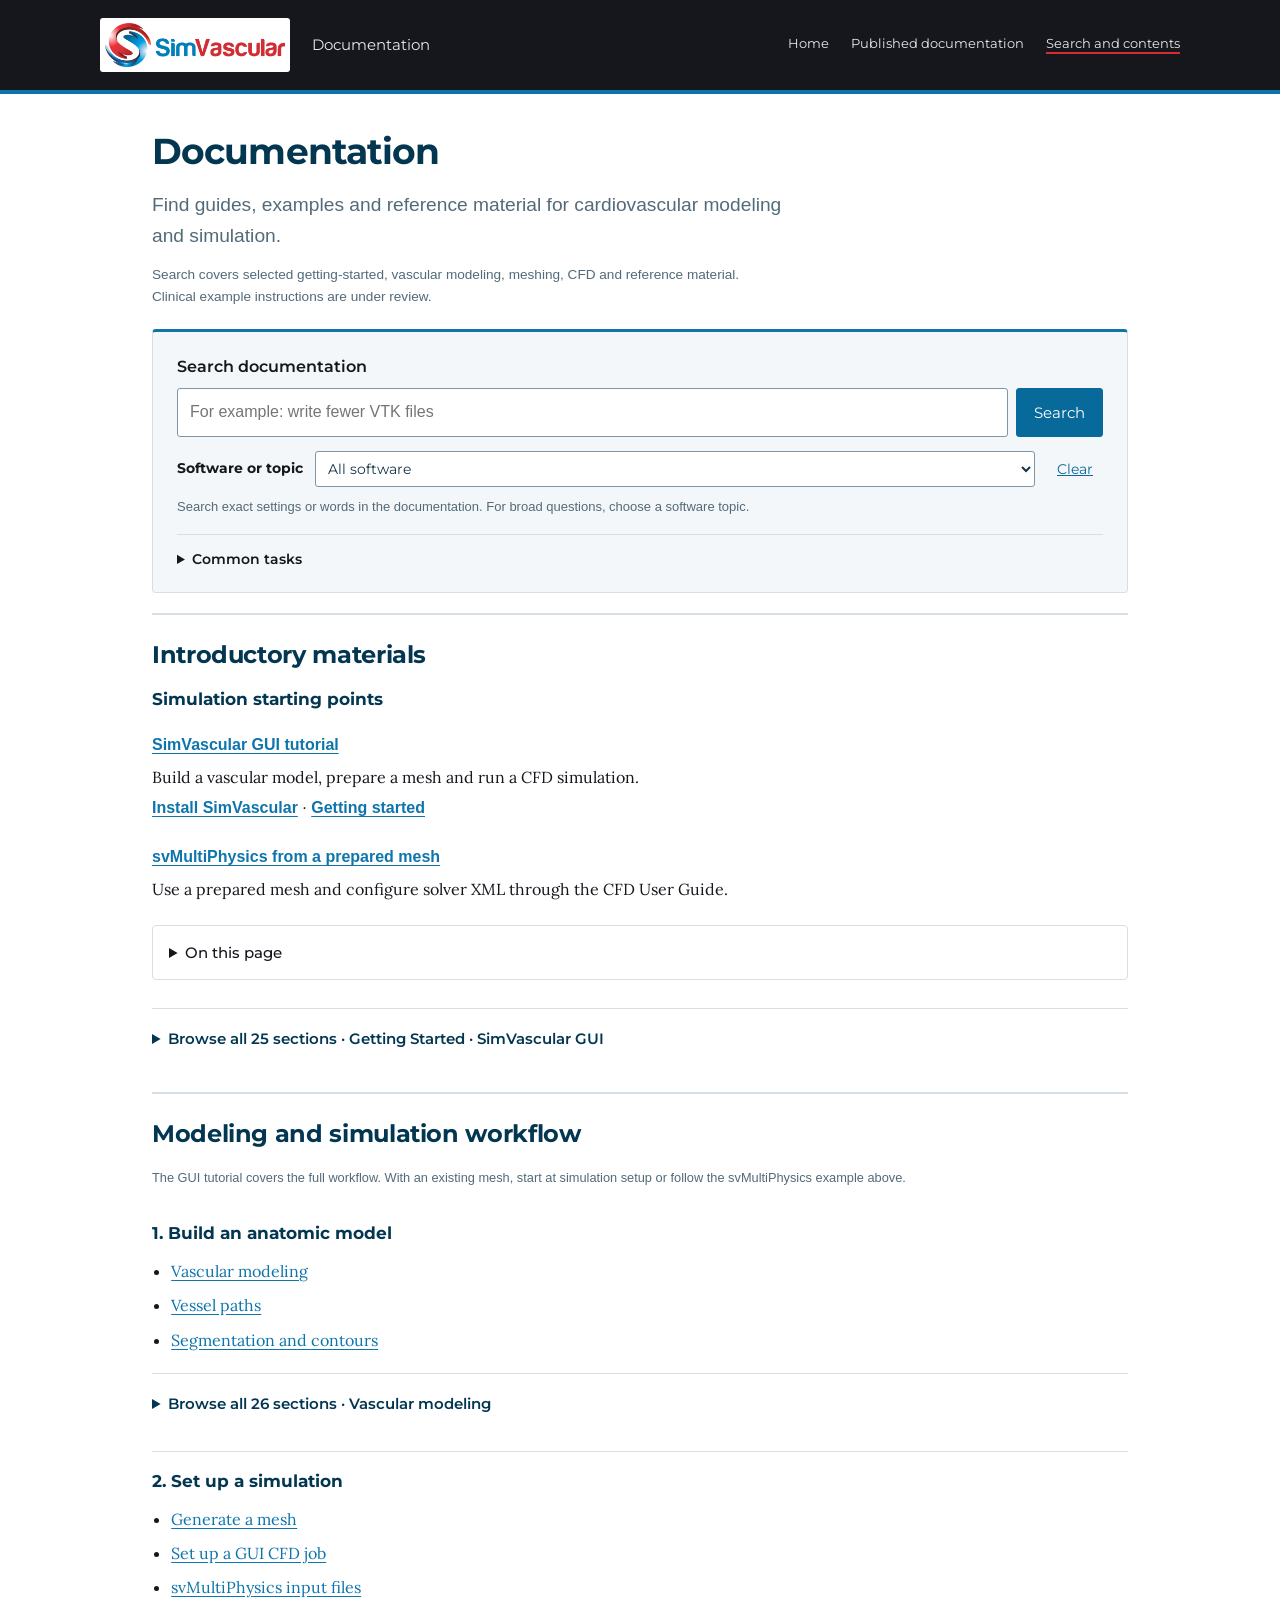
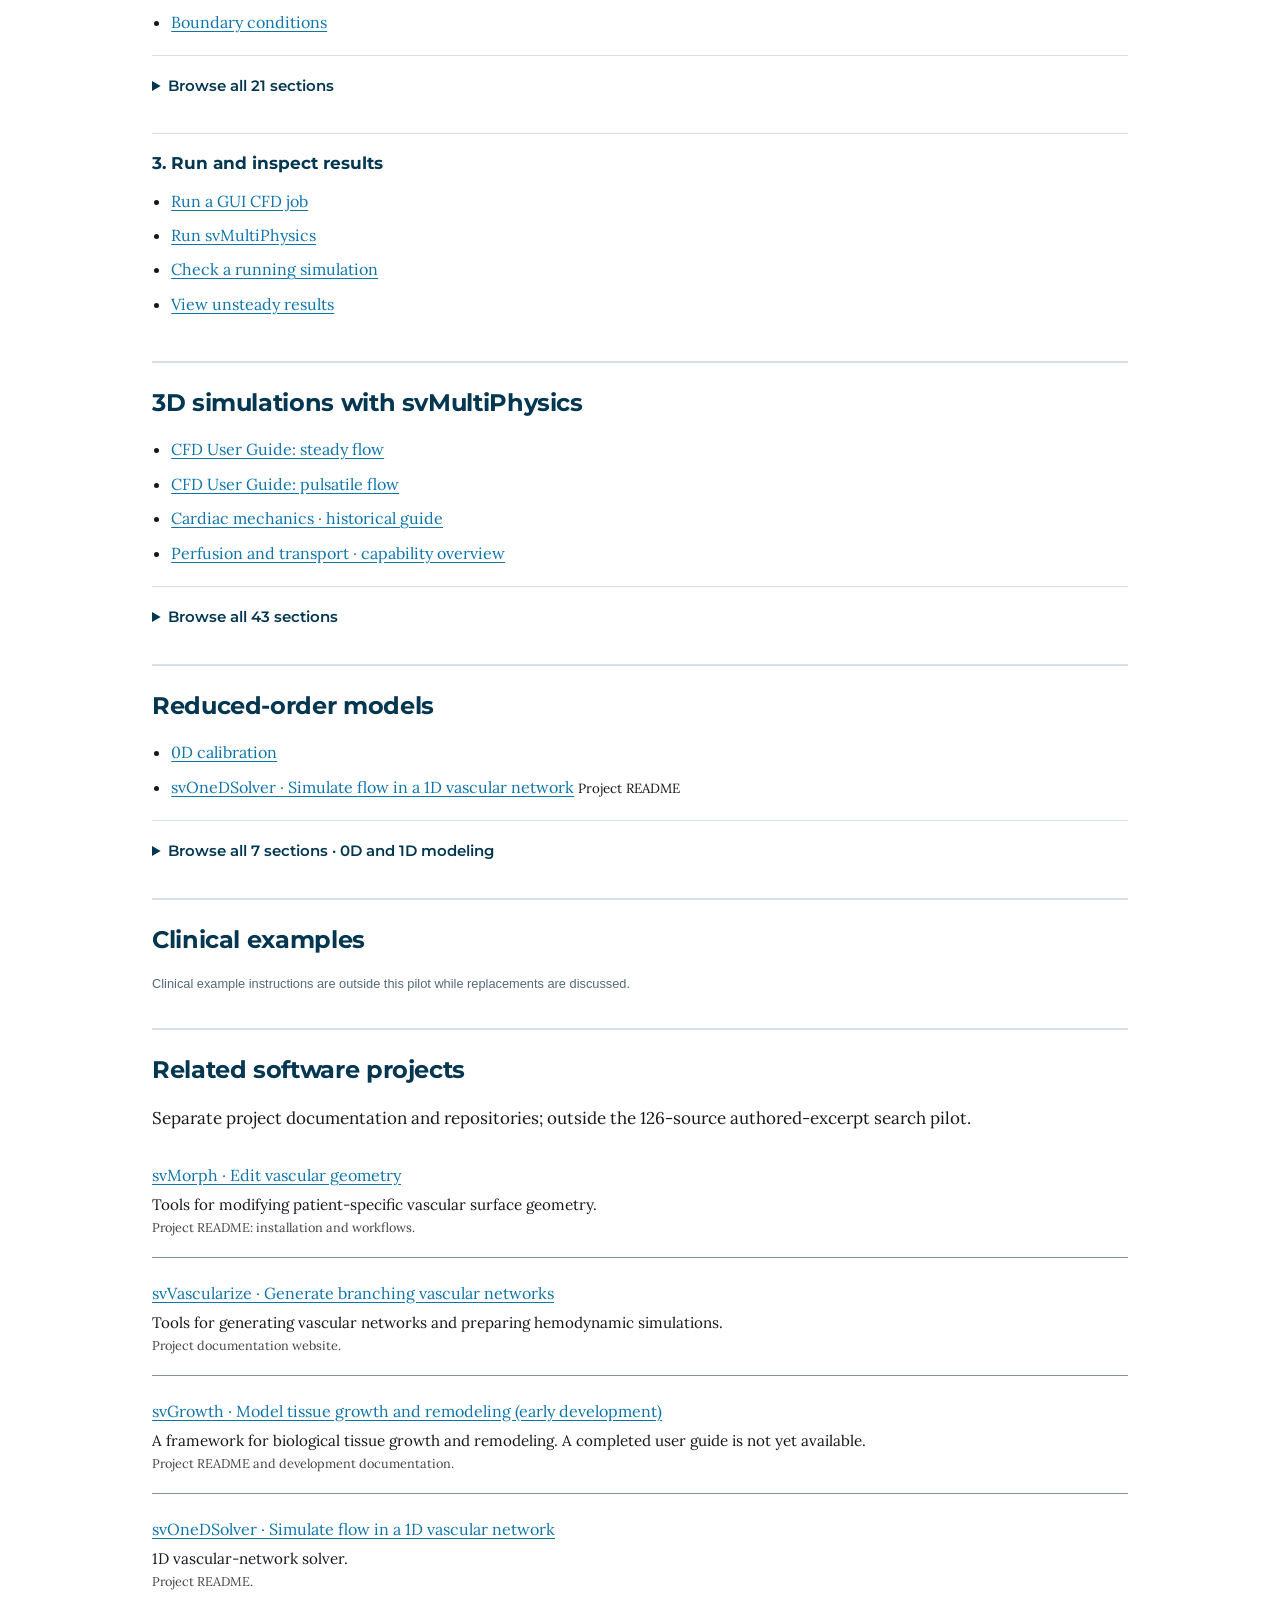
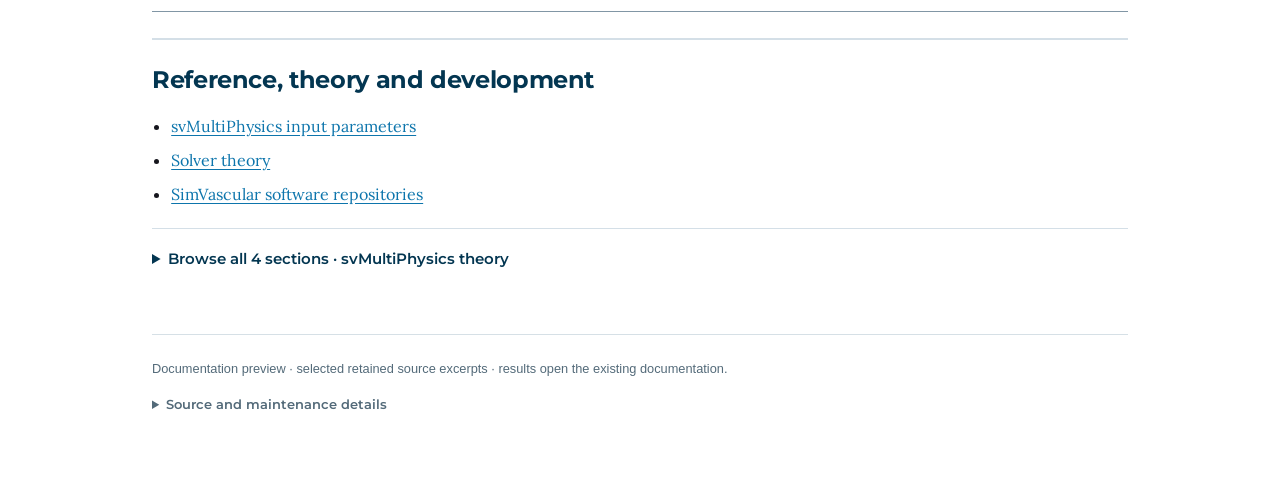
<file: documentation/search-review/index.html>
<!doctype html><html lang="en" data-review-theme="light"><head><meta charset="utf-8"><meta name="color-scheme" content="light"><meta name="viewport" content="width=device-width,initial-scale=1"><title>Documentation · SimVascular</title><link rel="stylesheet" href="meeting-demo.css"><script type="module" src="alison-toc.mjs?v=nov14-review-1"></script><link rel="stylesheet" href="layout-linear.css?v=nov14-light-1"><style>.capability-links{list-style:none;padding-left:0}.capability-links>li{padding:14px 0;border-bottom:1px solid #8196a5}.capability-links p{font-size:.95rem;line-height:1.6;margin:5px 0}.capability-links small{display:block;opacity:.8}</style><link rel="stylesheet" href="https://fonts.googleapis.com/css?family=Lora:400,700|Montserrat:400,700"><link rel="stylesheet" href="site-review.css?v=nov14-light-1"></head><body><a class="skip" href="#content">Skip to content</a><header class="brand-header"><a href="index.html" aria-label="SimVascular documentation"><img src="logo.png" width="184" height="42" alt="SimVascular"></a><span>Documentation</span><nav aria-label="Site navigation"><a href="https://simvascular.github.io/">Home</a><a href="https://simvascular.github.io/documentation/index.html">Published documentation</a><a href="#content" aria-current="page">Search and contents</a></nav></header><div class="layout"><main id="content" tabindex="-1"><h1>Documentation</h1><p class="lead">Find guides, examples and reference material for cardiovascular modeling and simulation.</p><p class="muted pilot-scope-note">Search covers selected getting-started, vascular modeling, meshing, CFD and reference material. Clinical example instructions are under review.</p><div class="deferred-routes"><section class="deferred-route" id="source-5698b7f0877a3bc4" data-deferred-source-id="DOC001"><p><strong>This section is outside the current pilot.</strong></p><p>Legacy clinical instructions: replacement/retention discussed; not offered as current pilot guidance.</p><p><a href="https://simvascular.github.io/clinical/aortofemoral1.html#sec4">Open the existing documentation: Boundary Conditions</a></p><p class="muted">This link preserves an earlier bookmark; it is not a recommendation of current software instructions.</p></section><section class="deferred-route" id="source-44f5e39033526b65" data-deferred-source-id="DOC002"><p><strong>This section is outside the current pilot.</strong></p><p>Legacy clinical instructions: replacement/retention discussed; not offered as current pilot guidance.</p><p><a href="https://simvascular.github.io/clinical/aortofemoral1.html#sec2">Open the existing documentation: Clinical Data</a></p><p class="muted">This link preserves an earlier bookmark; it is not a recommendation of current software instructions.</p></section><section class="deferred-route" id="source-c54329a7ea59d056" data-deferred-source-id="DOC003"><p><strong>This section is outside the current pilot.</strong></p><p>Legacy clinical instructions: replacement/retention discussed; not offered as current pilot guidance.</p><p><a href="https://simvascular.github.io/clinical/aortofemoral1.html#sec3">Open the existing documentation: Model Description</a></p><p class="muted">This link preserves an earlier bookmark; it is not a recommendation of current software instructions.</p></section><section class="deferred-route" id="source-ded106f4bf105427" data-deferred-source-id="DOC004"><p><strong>This section is outside the current pilot.</strong></p><p>Legacy clinical instructions: replacement/retention discussed; not offered as current pilot guidance.</p><p><a href="https://simvascular.github.io/clinical/aortofemoral1.html#sec5">Open the existing documentation: Simulation &amp; Results</a></p><p class="muted">This link preserves an earlier bookmark; it is not a recommendation of current software instructions.</p></section><section class="deferred-route" id="source-3cff35718c97a3ed" data-deferred-source-id="DOC005"><p><strong>This section is outside the current pilot.</strong></p><p>Legacy clinical instructions: replacement/retention discussed; not offered as current pilot guidance.</p><p><a href="https://simvascular.github.io/clinical/aortofemoral1.html#sec1">Open the existing documentation: Aortofemoral Normal - 1</a></p><p class="muted">This link preserves an earlier bookmark; it is not a recommendation of current software instructions.</p></section><section class="deferred-route" id="source-7d4f760bafbe8289" data-deferred-source-id="DOC006"><p><strong>This section is outside the current pilot.</strong></p><p>Legacy clinical instructions: replacement/retention discussed; not offered as current pilot guidance.</p><p><a href="https://simvascular.github.io/clinical/aortofemoral2.html#sec4">Open the existing documentation: Boundary Conditions</a></p><p class="muted">This link preserves an earlier bookmark; it is not a recommendation of current software instructions.</p></section><section class="deferred-route" id="source-b706d78a59e5da2c" data-deferred-source-id="DOC007"><p><strong>This section is outside the current pilot.</strong></p><p>Legacy clinical instructions: replacement/retention discussed; not offered as current pilot guidance.</p><p><a href="https://simvascular.github.io/clinical/aortofemoral2.html#sec2">Open the existing documentation: Clinical Data</a></p><p class="muted">This link preserves an earlier bookmark; it is not a recommendation of current software instructions.</p></section><section class="deferred-route" id="source-c9a4a71dca00a86c" data-deferred-source-id="DOC008"><p><strong>This section is outside the current pilot.</strong></p><p>Legacy clinical instructions: replacement/retention discussed; not offered as current pilot guidance.</p><p><a href="https://simvascular.github.io/clinical/aortofemoral2.html#sec3">Open the existing documentation: Model Description</a></p><p class="muted">This link preserves an earlier bookmark; it is not a recommendation of current software instructions.</p></section><section class="deferred-route" id="source-e27efdcdc36883c3" data-deferred-source-id="DOC009"><p><strong>This section is outside the current pilot.</strong></p><p>Legacy clinical instructions: replacement/retention discussed; not offered as current pilot guidance.</p><p><a href="https://simvascular.github.io/clinical/aortofemoral2.html#sec5">Open the existing documentation: Simulation and Results</a></p><p class="muted">This link preserves an earlier bookmark; it is not a recommendation of current software instructions.</p></section><section class="deferred-route" id="source-efdfc147a0ff049a" data-deferred-source-id="DOC010"><p><strong>This section is outside the current pilot.</strong></p><p>Legacy clinical instructions: replacement/retention discussed; not offered as current pilot guidance.</p><p><a href="https://simvascular.github.io/clinical/aortofemoral2.html#sec1">Open the existing documentation: Aortofemoral Normal - 2</a></p><p class="muted">This link preserves an earlier bookmark; it is not a recommendation of current software instructions.</p></section><section class="deferred-route" id="source-1f87abb4170a7fa8" data-deferred-source-id="DOC011"><p><strong>This section is outside the current pilot.</strong></p><p>Legacy clinical instructions: replacement/retention discussed; not offered as current pilot guidance.</p><p><a href="https://simvascular.github.io/clinical/coronary.html#anatomy_and_image">Open the existing documentation: Coronary Anatomy</a></p><p class="muted">This link preserves an earlier bookmark; it is not a recommendation of current software instructions.</p></section><section class="deferred-route" id="source-16ec7682e7539bed" data-deferred-source-id="DOC012"><p><strong>This section is outside the current pilot.</strong></p><p>Legacy clinical instructions: replacement/retention discussed; not offered as current pilot guidance.</p><p><a href="https://simvascular.github.io/clinical/coronary.html#aortic_bc">Open the existing documentation: Aortic outflow boundary condition</a></p><p class="muted">This link preserves an earlier bookmark; it is not a recommendation of current software instructions.</p></section><section class="deferred-route" id="source-afb72511a39f4eb4" data-deferred-source-id="DOC013"><p><strong>This section is outside the current pilot.</strong></p><p>Legacy clinical instructions: replacement/retention discussed; not offered as current pilot guidance.</p><p><a href="https://simvascular.github.io/clinical/coronary.html#conclusion">Open the existing documentation: Conclusion</a></p><p class="muted">This link preserves an earlier bookmark; it is not a recommendation of current software instructions.</p></section><section class="deferred-route" id="source-0fc1f4f47e0c6fd4" data-deferred-source-id="DOC014"><p><strong>This section is outside the current pilot.</strong></p><p>Legacy clinical instructions: replacement/retention discussed; not offered as current pilot guidance.</p><p><a href="https://simvascular.github.io/clinical/coronary.html#coronary_bc">Open the existing documentation: Coronary outflow boundary conditions</a></p><p class="muted">This link preserves an earlier bookmark; it is not a recommendation of current software instructions.</p></section><section class="deferred-route" id="source-3ac52d0a62069794" data-deferred-source-id="DOC015"><p><strong>This section is outside the current pilot.</strong></p><p>Legacy clinical instructions: replacement/retention discussed; not offered as current pilot guidance.</p><p><a href="https://simvascular.github.io/clinical/coronary.html#sim">Open the existing documentation: Coronary Simulation</a></p><p class="muted">This link preserves an earlier bookmark; it is not a recommendation of current software instructions.</p></section><section class="deferred-route" id="source-a7ab707d7814e889" data-deferred-source-id="DOC016"><p><strong>This section is outside the current pilot.</strong></p><p>Legacy clinical instructions: replacement/retention discussed; not offered as current pilot guidance.</p><p><a href="https://simvascular.github.io/clinical/coronary.html#inflow_bc">Open the existing documentation: Inflow boundary condition</a></p><p class="muted">This link preserves an earlier bookmark; it is not a recommendation of current software instructions.</p></section><section class="deferred-route" id="source-81e2cb65d046c2c5" data-deferred-source-id="DOC017"><p><strong>This section is outside the current pilot.</strong></p><p>Legacy clinical instructions: replacement/retention discussed; not offered as current pilot guidance.</p><p><a href="https://simvascular.github.io/clinical/coronary.html#introduction">Open the existing documentation: Coronary Normal</a></p><p class="muted">This link preserves an earlier bookmark; it is not a recommendation of current software instructions.</p></section><section class="deferred-route" id="source-62ab079957cd6812" data-deferred-source-id="DOC018"><p><strong>This section is outside the current pilot.</strong></p><p>Legacy clinical instructions: replacement/retention discussed; not offered as current pilot guidance.</p><p><a href="https://simvascular.github.io/clinical/coronary.html#model">Open the existing documentation: Coronary model construction</a></p><p class="muted">This link preserves an earlier bookmark; it is not a recommendation of current software instructions.</p></section><section class="deferred-route" id="source-43cbe02dd46dab40" data-deferred-source-id="DOC019"><p><strong>This section is outside the current pilot.</strong></p><p>Legacy clinical instructions: replacement/retention discussed; not offered as current pilot guidance.</p><p><a href="https://simvascular.github.io/clinical/coronary.html#parameter_selection">Open the existing documentation: Selection of parameter values</a></p><p class="muted">This link preserves an earlier bookmark; it is not a recommendation of current software instructions.</p></section><section class="deferred-route" id="source-a4bf7ab738f5d2da" data-deferred-source-id="DOC020"><p><strong>This section is outside the current pilot.</strong></p><p>Legacy clinical instructions: replacement/retention discussed; not offered as current pilot guidance.</p><p><a href="https://simvascular.github.io/clinical/coronary.html#references">Open the existing documentation: References</a></p><p class="muted">This link preserves an earlier bookmark; it is not a recommendation of current software instructions.</p></section><section class="deferred-route" id="source-2975c0b53a06259c" data-deferred-source-id="DOC021"><p><strong>This section is outside the current pilot.</strong></p><p>Legacy clinical instructions: replacement/retention discussed; not offered as current pilot guidance.</p><p><a href="https://simvascular.github.io/clinical/coronary.html#run_job">Open the existing documentation: Creating the input files and running the job</a></p><p class="muted">This link preserves an earlier bookmark; it is not a recommendation of current software instructions.</p></section><section class="deferred-route" id="source-64f25e261b409266" data-deferred-source-id="DOC022"><p><strong>This section is outside the current pilot.</strong></p><p>Legacy clinical instructions: replacement/retention discussed; not offered as current pilot guidance.</p><p><a href="https://simvascular.github.io/clinical/coronary.html#results">Open the existing documentation: Simulation Results</a></p><p class="muted">This link preserves an earlier bookmark; it is not a recommendation of current software instructions.</p></section><section class="deferred-route" id="source-f6b7a896cf695eb7" data-deferred-source-id="DOC023"><p><strong>This section is outside the current pilot.</strong></p><p>Legacy clinical instructions: replacement/retention discussed; not offered as current pilot guidance.</p><p><a href="https://simvascular.github.io/clinical/coronary.html#solver_params">Open the existing documentation: Solver parameters</a></p><p class="muted">This link preserves an earlier bookmark; it is not a recommendation of current software instructions.</p></section><section class="deferred-route" id="source-f1f4dcd892aabd4e" data-deferred-source-id="DOC024"><p><strong>This section is outside the current pilot.</strong></p><p>Legacy clinical instructions: replacement/retention discussed; not offered as current pilot guidance.</p><p><a href="https://simvascular.github.io/clinical/pulmonary.html#sec4">Open the existing documentation: Boundary Conditions</a></p><p class="muted">This link preserves an earlier bookmark; it is not a recommendation of current software instructions.</p></section><section class="deferred-route" id="source-a3749bd5eabb5d14" data-deferred-source-id="DOC025"><p><strong>This section is outside the current pilot.</strong></p><p>Legacy clinical instructions: replacement/retention discussed; not offered as current pilot guidance.</p><p><a href="https://simvascular.github.io/clinical/pulmonary.html#sec2">Open the existing documentation: Clinical Data</a></p><p class="muted">This link preserves an earlier bookmark; it is not a recommendation of current software instructions.</p></section><section class="deferred-route" id="source-4f207a6ad806860b" data-deferred-source-id="DOC026"><p><strong>This section is outside the current pilot.</strong></p><p>Legacy clinical instructions: replacement/retention discussed; not offered as current pilot guidance.</p><p><a href="https://simvascular.github.io/clinical/pulmonary.html#sec3">Open the existing documentation: Model Description</a></p><p class="muted">This link preserves an earlier bookmark; it is not a recommendation of current software instructions.</p></section><section class="deferred-route" id="source-11d55afd078f2ec0" data-deferred-source-id="DOC027"><p><strong>This section is outside the current pilot.</strong></p><p>Legacy clinical instructions: replacement/retention discussed; not offered as current pilot guidance.</p><p><a href="https://simvascular.github.io/clinical/pulmonary.html#sec5">Open the existing documentation: Simulation and Results</a></p><p class="muted">This link preserves an earlier bookmark; it is not a recommendation of current software instructions.</p></section><section class="deferred-route" id="source-e761050528211ced" data-deferred-source-id="DOC028"><p><strong>This section is outside the current pilot.</strong></p><p>Legacy clinical instructions: replacement/retention discussed; not offered as current pilot guidance.</p><p><a href="https://simvascular.github.io/clinical/pulmonary.html#sec1">Open the existing documentation: Healthy Pulmonary</a></p><p class="muted">This link preserves an earlier bookmark; it is not a recommendation of current software instructions.</p></section><section class="deferred-route" id="source-d27b9946d19bdd4f" data-deferred-source-id="DOC029"><p><strong>This section is outside the current pilot.</strong></p><p>Legacy clinical instructions: replacement/retention discussed; not offered as current pilot guidance.</p><p><a href="https://simvascular.github.io/clinical/template.html#section_1">Open the existing documentation: Section #1</a></p><p class="muted">This link preserves an earlier bookmark; it is not a recommendation of current software instructions.</p></section><section class="deferred-route" id="source-406fa26b0fa4a5c0" data-deferred-source-id="DOC030"><p><strong>This section is outside the current pilot.</strong></p><p>Legacy clinical instructions: replacement/retention discussed; not offered as current pilot guidance.</p><p><a href="https://simvascular.github.io/clinical/template.html#section_1_sub_section_1">Open the existing documentation: Sub Section #1</a></p><p class="muted">This link preserves an earlier bookmark; it is not a recommendation of current software instructions.</p></section><section class="deferred-route" id="source-c93a42416f663623" data-deferred-source-id="DOC031"><p><strong>This section is outside the current pilot.</strong></p><p>Legacy clinical instructions: replacement/retention discussed; not offered as current pilot guidance.</p><p><a href="https://simvascular.github.io/clinical/template.html#section_1_sub_section_2">Open the existing documentation: Sub Section #2</a></p><p class="muted">This link preserves an earlier bookmark; it is not a recommendation of current software instructions.</p></section><section class="deferred-route" id="source-bc6c1babcf86f0b4" data-deferred-source-id="DOC032"><p><strong>This section is outside the current pilot.</strong></p><p>Legacy clinical instructions: replacement/retention discussed; not offered as current pilot guidance.</p><p><a href="https://simvascular.github.io/clinical/template.html#section_1_sub_section_3">Open the existing documentation: Sub Section #3</a></p><p class="muted">This link preserves an earlier bookmark; it is not a recommendation of current software instructions.</p></section><section class="deferred-route" id="source-358ee5b689edd487" data-deferred-source-id="DOC033"><p><strong>This section is outside the current pilot.</strong></p><p>Legacy clinical instructions: replacement/retention discussed; not offered as current pilot guidance.</p><p><a href="https://simvascular.github.io/clinical/template.html#section_2">Open the existing documentation: Section #2</a></p><p class="muted">This link preserves an earlier bookmark; it is not a recommendation of current software instructions.</p></section><section class="deferred-route" id="source-7929b8064ec8434b" data-deferred-source-id="DOC034"><p><strong>This section is outside the current pilot.</strong></p><p>Legacy clinical instructions: replacement/retention discussed; not offered as current pilot guidance.</p><p><a href="https://simvascular.github.io/clinical/template.html#section_2_sub_section_1">Open the existing documentation: Sub Section #1</a></p><p class="muted">This link preserves an earlier bookmark; it is not a recommendation of current software instructions.</p></section><section class="deferred-route" id="source-40310f91abae6854" data-deferred-source-id="DOC035"><p><strong>This section is outside the current pilot.</strong></p><p>Legacy clinical instructions: replacement/retention discussed; not offered as current pilot guidance.</p><p><a href="https://simvascular.github.io/clinical/template.html#section_2_sub_section_2">Open the existing documentation: Sub Section #2</a></p><p class="muted">This link preserves an earlier bookmark; it is not a recommendation of current software instructions.</p></section><section class="deferred-route" id="source-c000ff3a444630c3" data-deferred-source-id="DOC036"><p><strong>This section is outside the current pilot.</strong></p><p>Legacy clinical instructions: replacement/retention discussed; not offered as current pilot guidance.</p><p><a href="https://simvascular.github.io/clinical/template.html#section_2_sub_section_3">Open the existing documentation: Sub Section #3</a></p><p class="muted">This link preserves an earlier bookmark; it is not a recommendation of current software instructions.</p></section><section class="deferred-route" id="source-5c960a88eb114a32" data-deferred-source-id="DOC037"><p><strong>This section is outside the current pilot.</strong></p><p>Outside the initial CFD pilot; not a finding of obsolescence or incorrectness.</p><p><a href="https://simvascular.github.io/documentation/cfd_simulation.html#boundary_conditions">Open the existing documentation: Boundary Conditions</a></p><p class="muted">This link preserves an earlier bookmark; it is not a recommendation of current software instructions.</p></section><section class="deferred-route" id="source-5ef2fe1b805cd659" data-deferred-source-id="DOC038"><p><strong>This section is outside the current pilot.</strong></p><p>Outside the initial CFD pilot; not a finding of obsolescence or incorrectness.</p><p><a href="https://simvascular.github.io/documentation/cfd_simulation.html#basic_parameters_panel">Open the existing documentation: Basic Parameters Panel</a></p><p class="muted">This link preserves an earlier bookmark; it is not a recommendation of current software instructions.</p></section><section class="deferred-route" id="source-1ef5c921afcdc390" data-deferred-source-id="DOC039"><p><strong>This section is outside the current pilot.</strong></p><p>Outside the initial CFD pilot; not a finding of obsolescence or incorrectness.</p><p><a href="https://simvascular.github.io/documentation/cfd_simulation.html#create_files_and_run_simulation_panel">Open the existing documentation: Create Files and Run Simulation Panel</a></p><p class="muted">This link preserves an earlier bookmark; it is not a recommendation of current software instructions.</p></section><section class="deferred-route" id="source-cd5167af8ecd0ef4" data-deferred-source-id="DOC040"><p><strong>This section is outside the current pilot.</strong></p><p>Outside the initial CFD pilot; not a finding of obsolescence or incorrectness.</p><p><a href="https://simvascular.github.io/documentation/cfd_simulation.html#inlet_outlet_bcs_panel">Open the existing documentation: Inlet and outlet bcs Panel</a></p><p class="muted">This link preserves an earlier bookmark; it is not a recommendation of current software instructions.</p></section><section class="deferred-route" id="source-b7a245b60ded0b59" data-deferred-source-id="DOC041"><p><strong>This section is outside the current pilot.</strong></p><p>Outside the initial CFD pilot; not a finding of obsolescence or incorrectness.</p><p><a href="https://simvascular.github.io/documentation/cfd_simulation.html#cfd_simulation_tool">Open the existing documentation: SimVascular CFD Simulation Tool</a></p><p class="muted">This link preserves an earlier bookmark; it is not a recommendation of current software instructions.</p></section><section class="deferred-route" id="source-6ad42fe6a8c96467" data-deferred-source-id="DOC042"><p><strong>This section is outside the current pilot.</strong></p><p>Outside the initial CFD pilot; not a finding of obsolescence or incorrectness.</p><p><a href="https://simvascular.github.io/documentation/cfd_simulation.html#basic_parameters_panel">Open the existing documentation: Solver Parameters Panel</a></p><p class="muted">This link preserves an earlier bookmark; it is not a recommendation of current software instructions.</p></section><section class="deferred-route" id="source-d813a61b3e7bc10d" data-deferred-source-id="DOC043"><p><strong>This section is outside the current pilot.</strong></p><p>Outside the initial CFD pilot; not a finding of obsolescence or incorrectness.</p><p><a href="https://simvascular.github.io/documentation/cfd_simulation.html#introduction">Open the existing documentation: CFD Simulation - Beta Version</a></p><p class="muted">This link preserves an earlier bookmark; it is not a recommendation of current software instructions.</p></section><section class="deferred-route" id="source-b392cc12351de37f" data-deferred-source-id="DOC044"><p><strong>This section is outside the current pilot.</strong></p><p>Outside the initial CFD pilot; not a finding of obsolescence or incorrectness.</p><p><a href="https://simvascular.github.io/documentation/cfd_simulation.html#simulation_input_data">Open the existing documentation: Simulation Input Data</a></p><p class="muted">This link preserves an earlier bookmark; it is not a recommendation of current software instructions.</p></section><section class="deferred-route" id="source-a3e8d6e37d7bbd22" data-deferred-source-id="DOC045"><p><strong>This section is outside the current pilot.</strong></p><p>Outside the initial CFD pilot; not a finding of obsolescence or incorrectness.</p><p><a href="https://simvascular.github.io/documentation/genbc.html#final_steps">Open the existing documentation: Compiling GenBC</a></p><p class="muted">This link preserves an earlier bookmark; it is not a recommendation of current software instructions.</p></section><section class="deferred-route" id="source-faf3d0c4a7ad087b" data-deferred-source-id="DOC046"><p><strong>This section is outside the current pilot.</strong></p><p>Outside the initial CFD pilot; not a finding of obsolescence or incorrectness.</p><p><a href="https://simvascular.github.io/documentation/genbc.html#introduction">Open the existing documentation: Introduction</a></p><p class="muted">This link preserves an earlier bookmark; it is not a recommendation of current software instructions.</p></section><section class="deferred-route" id="source-4f48180e7e006861" data-deferred-source-id="DOC047"><p><strong>This section is outside the current pilot.</strong></p><p>Outside the initial CFD pilot; not a finding of obsolescence or incorrectness.</p><p><a href="https://simvascular.github.io/documentation/genbc.html#pressure_waveform">Open the existing documentation: Prescribing a pressure waveform as an inlet boundary condition</a></p><p class="muted">This link preserves an earlier bookmark; it is not a recommendation of current software instructions.</p></section><section class="deferred-route" id="source-58d52212694ecd48" data-deferred-source-id="DOC048"><p><strong>This section is outside the current pilot.</strong></p><p>Outside the initial CFD pilot; not a finding of obsolescence or incorrectness.</p><p><a href="https://simvascular.github.io/documentation/genbc.html#genbc_setup">Open the existing documentation: Setting up GenBC</a></p><p class="muted">This link preserves an earlier bookmark; it is not a recommendation of current software instructions.</p></section><section class="deferred-route" id="source-54e71e59db2c5fe3" data-deferred-source-id="DOC049"><p><strong>This section is outside the current pilot.</strong></p><p>Outside the initial CFD pilot; not a finding of obsolescence or incorrectness.</p><p><a href="https://simvascular.github.io/documentation/genbc.html#sv_prep">Open the existing documentation: Preparing SimVascular solver files for GenBC</a></p><p class="muted">This link preserves an earlier bookmark; it is not a recommendation of current software instructions.</p></section><section class="deferred-route" id="source-46924b348806be25" data-deferred-source-id="DOC114"><p><strong>This section is outside the current pilot.</strong></p><p>Outside the initial CFD pilot; not a finding of obsolescence or incorrectness.</p><p><a href="https://simvascular.github.io/documentation/multi_physics.html#appendix">Open the existing documentation: Appendix</a></p><p class="muted">This link preserves an earlier bookmark; it is not a recommendation of current software instructions.</p></section><section class="deferred-route" id="source-1c3bd44687915ced" data-deferred-source-id="DOC117"><p><strong>This section is outside the current pilot.</strong></p><p>Outside the initial CFD pilot; not a finding of obsolescence or incorrectness.</p><p><a href="https://simvascular.github.io/documentation/multi_physics.html#data_file_formats_fiber_direction">Open the existing documentation: Fiber and Sheet Direction Data</a></p><p class="muted">This link preserves an earlier bookmark; it is not a recommendation of current software instructions.</p></section><section class="deferred-route" id="source-ef0e98485da80759" data-deferred-source-id="DOC122"><p><strong>This section is outside the current pilot.</strong></p><p>Outside the initial CFD pilot; not a finding of obsolescence or incorrectness.</p><p><a href="https://simvascular.github.io/documentation/multi_physics.html#developer_commod_class">Open the existing documentation: ComMod Class</a></p><p class="muted">This link preserves an earlier bookmark; it is not a recommendation of current software instructions.</p></section><section class="deferred-route" id="source-cc5b6bddaf000a1b" data-deferred-source-id="DOC123"><p><strong>This section is outside the current pilot.</strong></p><p>Outside the initial CFD pilot; not a finding of obsolescence or incorrectness.</p><p><a href="https://simvascular.github.io/documentation/multi_physics.html#developer_dynamic_arrays">Open the existing documentation: Dynamic Arrays</a></p><p class="muted">This link preserves an earlier bookmark; it is not a recommendation of current software instructions.</p></section><section class="deferred-route" id="source-7519c398a8a546ba" data-deferred-source-id="DOC124"><p><strong>This section is outside the current pilot.</strong></p><p>Outside the initial CFD pilot; not a finding of obsolescence or incorrectness.</p><p><a href="https://simvascular.github.io/documentation/multi_physics.html#developer_implementation">Open the existing documentation: Implementation Details</a></p><p class="muted">This link preserves an earlier bookmark; it is not a recommendation of current software instructions.</p></section><section class="deferred-route" id="source-aa06add09c5a3bfe" data-deferred-source-id="DOC125"><p><strong>This section is outside the current pilot.</strong></p><p>Outside the initial CFD pilot; not a finding of obsolescence or incorrectness.</p><p><a href="https://simvascular.github.io/documentation/multi_physics.html#developer_code_organization">Open the existing documentation: Code Organization</a></p><p class="muted">This link preserves an earlier bookmark; it is not a recommendation of current software instructions.</p></section><section class="deferred-route" id="source-6f5cc45eefc88980" data-deferred-source-id="DOC126"><p><strong>This section is outside the current pilot.</strong></p><p>Outside the initial CFD pilot; not a finding of obsolescence or incorrectness.</p><p><a href="https://simvascular.github.io/documentation/multi_physics.html#developer_overview">Open the existing documentation: Overview</a></p><p class="muted">This link preserves an earlier bookmark; it is not a recommendation of current software instructions.</p></section><section class="deferred-route" id="source-e139d818a64a056d" data-deferred-source-id="DOC127"><p><strong>This section is outside the current pilot.</strong></p><p>Outside the initial CFD pilot; not a finding of obsolescence or incorrectness.</p><p><a href="https://simvascular.github.io/documentation/multi_physics.html#developer-guide">Open the existing documentation: Developer Guide</a></p><p class="muted">This link preserves an earlier bookmark; it is not a recommendation of current software instructions.</p></section><section class="deferred-route" id="source-e251650d5d27d43f" data-deferred-source-id="DOC128"><p><strong>This section is outside the current pilot.</strong></p><p>Outside the initial CFD pilot; not a finding of obsolescence or incorrectness.</p><p><a href="https://simvascular.github.io/documentation/multi_physics.html#developer_simulation_class">Open the existing documentation: Simulation Class</a></p><p class="muted">This link preserves an earlier bookmark; it is not a recommendation of current software instructions.</p></section><section class="deferred-route" id="source-0c71ec8eb21e8fe4" data-deferred-source-id="DOC129"><p><strong>This section is outside the current pilot.</strong></p><p>Outside the initial CFD pilot; not a finding of obsolescence or incorrectness.</p><p><a href="https://simvascular.github.io/documentation/multi_physics.html#developer_xml">Open the existing documentation: Processing XML</a></p><p class="muted">This link preserves an earlier bookmark; it is not a recommendation of current software instructions.</p></section><section class="deferred-route" id="source-68db399826ef671e" data-deferred-source-id="DOC139"><p><strong>This section is outside the current pilot.</strong></p><p>Outside the initial CFD pilot; not a finding of obsolescence or incorrectness.</p><p><a href="https://simvascular.github.io/documentation/multi_physics.html#contact_section">Open the existing documentation: Contact Section</a></p><p class="muted">This link preserves an earlier bookmark; it is not a recommendation of current software instructions.</p></section><section class="deferred-route" id="source-a40707f4a702815b" data-deferred-source-id="DOC146"><p><strong>This section is outside the current pilot.</strong></p><p>Outside the initial CFD pilot; not a finding of obsolescence or incorrectness.</p><p><a href="https://simvascular.github.io/documentation/multi_physics.html#precomputed_solution_section">Open the existing documentation: Precomputed Solution Section</a></p><p class="muted">This link preserves an earlier bookmark; it is not a recommendation of current software instructions.</p></section><section class="deferred-route" id="source-07fbc01c90ddadc5" data-deferred-source-id="DOC147"><p><strong>This section is outside the current pilot.</strong></p><p>Outside the initial CFD pilot; not a finding of obsolescence or incorrectness.</p><p><a href="https://simvascular.github.io/documentation/multi_physics.html#projection_section">Open the existing documentation: Projection Section</a></p><p class="muted">This link preserves an earlier bookmark; it is not a recommendation of current software instructions.</p></section><section class="deferred-route" id="source-d9d91ed9a28ba410" data-deferred-source-id="DOC178"><p><strong>This section is outside the current pilot.</strong></p><p>Outside the initial CFD pilot; not a finding of obsolescence or incorrectness.</p><p><a href="https://simvascular.github.io/documentation/multi_physics.html#user_guide_fluid_solid_interaction">Open the existing documentation: Abdominal aortic aneurysm: geometry and mesh</a></p><p class="muted">This link preserves an earlier bookmark; it is not a recommendation of current software instructions.</p></section><section class="deferred-route" id="source-cacc7fffa7ffa17b" data-deferred-source-id="DOC179"><p><strong>This section is outside the current pilot.</strong></p><p>Outside the initial CFD pilot; not a finding of obsolescence or incorrectness.</p><p><a href="https://simvascular.github.io/documentation/multi_physics.html#user_guide_fluid_solid_interaction">Open the existing documentation: Abdominal aortic aneurysm: results</a></p><p class="muted">This link preserves an earlier bookmark; it is not a recommendation of current software instructions.</p></section><section class="deferred-route" id="source-f773e85dd0ecbf60" data-deferred-source-id="DOC180"><p><strong>This section is outside the current pilot.</strong></p><p>Outside the initial CFD pilot; not a finding of obsolescence or incorrectness.</p><p><a href="https://simvascular.github.io/documentation/multi_physics.html#user_guide_fluid_solid_interaction">Open the existing documentation: Abdominal aortic aneurysm: simulation setup</a></p><p class="muted">This link preserves an earlier bookmark; it is not a recommendation of current software instructions.</p></section><section class="deferred-route" id="source-a204850233132c1f" data-deferred-source-id="DOC181"><p><strong>This section is outside the current pilot.</strong></p><p>Outside the initial CFD pilot; not a finding of obsolescence or incorrectness.</p><p><a href="https://simvascular.github.io/documentation/multi_physics.html#user_guide_fluid_solid_interaction">Open the existing documentation: Fluid-Structure Interaction Modeling using svMultiPhysics</a></p><p class="muted">This link preserves an earlier bookmark; it is not a recommendation of current software instructions.</p></section><section class="deferred-route" id="source-b670044259981171" data-deferred-source-id="DOC182"><p><strong>This section is outside the current pilot.</strong></p><p>Outside the initial CFD pilot; not a finding of obsolescence or incorrectness.</p><p><a href="https://simvascular.github.io/documentation/multi_physics.html#user_guide_fluid_solid_interaction">Open the existing documentation: References</a></p><p class="muted">This link preserves an earlier bookmark; it is not a recommendation of current software instructions.</p></section><section class="deferred-route" id="source-db1d88c1ca34a5d9" data-deferred-source-id="DOC183"><p><strong>This section is outside the current pilot.</strong></p><p>Outside the initial CFD pilot; not a finding of obsolescence or incorrectness.</p><p><a href="https://simvascular.github.io/documentation/multi_physics.html#user_guide_non_newtonian_flow">Open the existing documentation: Non-Newtonian Flow</a></p><p class="muted">This link preserves an earlier bookmark; it is not a recommendation of current software instructions.</p></section><section class="deferred-route" id="source-dca51c229be1f6e9" data-deferred-source-id="DOC184"><p><strong>This section is outside the current pilot.</strong></p><p>Outside the initial CFD pilot; not a finding of obsolescence or incorrectness.</p><p><a href="https://simvascular.github.io/documentation/multi_physics.html#user_guide_prescribed_motion">Open the existing documentation: Prescribed Motion</a></p><p class="muted">This link preserves an earlier bookmark; it is not a recommendation of current software instructions.</p></section><section class="deferred-route" id="source-8719dd2ffe300118" data-deferred-source-id="DOC185"><p><strong>This section is outside the current pilot.</strong></p><p>Outside the initial CFD pilot; not a finding of obsolescence or incorrectness.</p><p><a href="https://simvascular.github.io/documentation/multi_physics.html#user_guide_hemodynamics_references">Open the existing documentation: References</a></p><p class="muted">This link preserves an earlier bookmark; it is not a recommendation of current software instructions.</p></section><section class="deferred-route" id="source-a47f11d2d0872458" data-deferred-source-id="DOC186"><p><strong>This section is outside the current pilot.</strong></p><p>Outside the initial CFD pilot; not a finding of obsolescence or incorrectness.</p><p><a href="https://simvascular.github.io/documentation/multi_physics.html#user_guide_material_models">Open the existing documentation: Material Models</a></p><p class="muted">This link preserves an earlier bookmark; it is not a recommendation of current software instructions.</p></section><section class="deferred-route" id="source-52400e3bde9f7db2" data-deferred-source-id="DOC187"><p><strong>This section is outside the current pilot.</strong></p><p>Outside the initial CFD pilot; not a finding of obsolescence or incorrectness.</p><p><a href="https://simvascular.github.io/documentation/multi_physics.html#user_guide_material_models">Open the existing documentation: List of Available Hyperelastic Models</a></p><p class="muted">This link preserves an earlier bookmark; it is not a recommendation of current software instructions.</p></section><section class="deferred-route" id="source-0b17ef7f05c0bd75" data-deferred-source-id="DOC188"><p><strong>This section is outside the current pilot.</strong></p><p>Outside the initial CFD pilot; not a finding of obsolescence or incorrectness.</p><p><a href="https://simvascular.github.io/documentation/multi_physics.html#user_guide_material_models">Open the existing documentation: References</a></p><p class="muted">This link preserves an earlier bookmark; it is not a recommendation of current software instructions.</p></section><section class="deferred-route" id="source-57947e5c78dedb7b" data-deferred-source-id="DOC189"><p><strong>This section is outside the current pilot.</strong></p><p>Outside the initial CFD pilot; not a finding of obsolescence or incorrectness.</p><p><a href="https://simvascular.github.io/documentation/multi_physics.html#user_guide_nonlinear_solid_dynamics">Open the existing documentation: Displacement-Based Formulation</a></p><p class="muted">This link preserves an earlier bookmark; it is not a recommendation of current software instructions.</p></section><section class="deferred-route" id="source-115ca74a7cf8ff4e" data-deferred-source-id="DOC190"><p><strong>This section is outside the current pilot.</strong></p><p>Outside the initial CFD pilot; not a finding of obsolescence or incorrectness.</p><p><a href="https://simvascular.github.io/documentation/multi_physics.html#user_guide_nonlinear_solid_dynamics">Open the existing documentation: Nonlinear Solid Dynamics</a></p><p class="muted">This link preserves an earlier bookmark; it is not a recommendation of current software instructions.</p></section><section class="deferred-route" id="source-25a7f2ece84734a1" data-deferred-source-id="DOC191"><p><strong>This section is outside the current pilot.</strong></p><p>Outside the initial CFD pilot; not a finding of obsolescence or incorrectness.</p><p><a href="https://simvascular.github.io/documentation/multi_physics.html#user_guide_nonlinear_solid_dynamics">Open the existing documentation: Material models</a></p><p class="muted">This link preserves an earlier bookmark; it is not a recommendation of current software instructions.</p></section><section class="deferred-route" id="source-a9fc513821d19720" data-deferred-source-id="DOC192"><p><strong>This section is outside the current pilot.</strong></p><p>Outside the initial CFD pilot; not a finding of obsolescence or incorrectness.</p><p><a href="https://simvascular.github.io/documentation/multi_physics.html#user_guide_nonlinear_solid_dynamics">Open the existing documentation: References</a></p><p class="muted">This link preserves an earlier bookmark; it is not a recommendation of current software instructions.</p></section><section class="deferred-route" id="source-d8c2e8b128444be9" data-deferred-source-id="DOC194"><p><strong>This section is outside the current pilot.</strong></p><p>Outside the initial CFD pilot; not a finding of obsolescence or incorrectness.</p><p><a href="https://simvascular.github.io/documentation/python_interface.html#console">Open the existing documentation: Python Console</a></p><p class="muted">This link preserves an earlier bookmark; it is not a recommendation of current software instructions.</p></section><section class="deferred-route" id="source-3b2c7cba2317acf6" data-deferred-source-id="DOC195"><p><strong>This section is outside the current pilot.</strong></p><p>Outside the initial CFD pilot; not a finding of obsolescence or incorrectness.</p><p><a href="https://simvascular.github.io/documentation/python_interface.html#console_mode">Open the existing documentation: Console Mode</a></p><p class="muted">This link preserves an earlier bookmark; it is not a recommendation of current software instructions.</p></section><section class="deferred-route" id="source-f01861bd1d869d04" data-deferred-source-id="DOC196"><p><strong>This section is outside the current pilot.</strong></p><p>Outside the initial CFD pilot; not a finding of obsolescence or incorrectness.</p><p><a href="https://simvascular.github.io/documentation/python_interface.html#introduction">Open the existing documentation: Beta Version</a></p><p class="muted">This link preserves an earlier bookmark; it is not a recommendation of current software instructions.</p></section><section class="deferred-route" id="source-1235d1bb2b09796c" data-deferred-source-id="DOC197"><p><strong>This section is outside the current pilot.</strong></p><p>Outside the initial CFD pilot; not a finding of obsolescence or incorrectness.</p><p><a href="https://simvascular.github.io/documentation/python_interface.html#python_prog_env">Open the existing documentation: Python Programming Environment</a></p><p class="muted">This link preserves an earlier bookmark; it is not a recommendation of current software instructions.</p></section><section class="deferred-route" id="source-183490319d7ebad7" data-deferred-source-id="DOC198"><p><strong>This section is outside the current pilot.</strong></p><p>Outside the initial CFD pilot; not a finding of obsolescence or incorrectness.</p><p><a href="https://simvascular.github.io/documentation/python_interface.html#python_shell">Open the existing documentation: Python Shell</a></p><p class="muted">This link preserves an earlier bookmark; it is not a recommendation of current software instructions.</p></section><section class="deferred-route" id="source-30a9f68eddce833a" data-deferred-source-id="DOC199"><p><strong>This section is outside the current pilot.</strong></p><p>Outside the initial CFD pilot; not a finding of obsolescence or incorrectness.</p><p><a href="https://simvascular.github.io/documentation/python_interface.html#text_edit_mode">Open the existing documentation: Text Editor Mode</a></p><p class="muted">This link preserves an earlier bookmark; it is not a recommendation of current software instructions.</p></section><section class="deferred-route" id="source-bf1563971834258c" data-deferred-source-id="DOC200"><p><strong>This section is outside the current pilot.</strong></p><p>Outside the initial CFD pilot; not a finding of obsolescence or incorrectness.</p><p><a href="https://simvascular.github.io/documentation/python_interface.html#dmg_module">Open the existing documentation: Dmg Module</a></p><p class="muted">This link preserves an earlier bookmark; it is not a recommendation of current software instructions.</p></section><section class="deferred-route" id="source-345e1fb0fb99646a" data-deferred-source-id="DOC201"><p><strong>This section is outside the current pilot.</strong></p><p>Outside the initial CFD pilot; not a finding of obsolescence or incorrectness.</p><p><a href="https://simvascular.github.io/documentation/python_interface.html#error_handling">Open the existing documentation: Error Handling</a></p><p class="muted">This link preserves an earlier bookmark; it is not a recommendation of current software instructions.</p></section><section class="deferred-route" id="source-142474b1b75cc091" data-deferred-source-id="DOC202"><p><strong>This section is outside the current pilot.</strong></p><p>Outside the initial CFD pilot; not a finding of obsolescence or incorrectness.</p><p><a href="https://simvascular.github.io/documentation/python_interface.html#function_arguments">Open the existing documentation: Function Arguments</a></p><p class="muted">This link preserves an earlier bookmark; it is not a recommendation of current software instructions.</p></section><section class="deferred-route" id="source-d68bc1d7d7e5a955" data-deferred-source-id="DOC203"><p><strong>This section is outside the current pilot.</strong></p><p>Outside the initial CFD pilot; not a finding of obsolescence or incorrectness.</p><p><a href="https://simvascular.github.io/documentation/python_interface.html#geometry_module">Open the existing documentation: Geometry Module</a></p><p class="muted">This link preserves an earlier bookmark; it is not a recommendation of current software instructions.</p></section><section class="deferred-route" id="source-4a3ad7515c5f5157" data-deferred-source-id="DOC204"><p><strong>This section is outside the current pilot.</strong></p><p>Outside the initial CFD pilot; not a finding of obsolescence or incorrectness.</p><p><a href="https://simvascular.github.io/documentation/python_interface.html#help">Open the existing documentation: Interactive Help</a></p><p class="muted">This link preserves an earlier bookmark; it is not a recommendation of current software instructions.</p></section><section class="deferred-route" id="source-014fed95c03b6fd7" data-deferred-source-id="DOC205"><p><strong>This section is outside the current pilot.</strong></p><p>Outside the initial CFD pilot; not a finding of obsolescence or incorrectness.</p><p><a href="https://simvascular.github.io/documentation/python_interface.html#meshing_module">Open the existing documentation: Meshing Module</a></p><p class="muted">This link preserves an earlier bookmark; it is not a recommendation of current software instructions.</p></section><section class="deferred-route" id="source-6bb5365d5b90c346" data-deferred-source-id="DOC206"><p><strong>This section is outside the current pilot.</strong></p><p>Outside the initial CFD pilot; not a finding of obsolescence or incorrectness.</p><p><a href="https://simvascular.github.io/documentation/python_interface.html#modeling_module">Open the existing documentation: Modeling Module</a></p><p class="muted">This link preserves an earlier bookmark; it is not a recommendation of current software instructions.</p></section><section class="deferred-route" id="source-b08a387b4882c2ee" data-deferred-source-id="DOC207"><p><strong>This section is outside the current pilot.</strong></p><p>Outside the initial CFD pilot; not a finding of obsolescence or incorrectness.</p><p><a href="https://simvascular.github.io/documentation/python_interface.html#path_planning_module">Open the existing documentation: Path Planning Module</a></p><p class="muted">This link preserves an earlier bookmark; it is not a recommendation of current software instructions.</p></section><section class="deferred-route" id="source-6f1e859ade4513ee" data-deferred-source-id="DOC208"><p><strong>This section is outside the current pilot.</strong></p><p>Outside the initial CFD pilot; not a finding of obsolescence or incorrectness.</p><p><a href="https://simvascular.github.io/documentation/python_interface.html#projects">Open the existing documentation: SimVascular Projects</a></p><p class="muted">This link preserves an earlier bookmark; it is not a recommendation of current software instructions.</p></section><section class="deferred-route" id="source-feacc7e310a17e72" data-deferred-source-id="DOC209"><p><strong>This section is outside the current pilot.</strong></p><p>Outside the initial CFD pilot; not a finding of obsolescence or incorrectness.</p><p><a href="https://simvascular.github.io/documentation/python_interface.html#segmentation_module">Open the existing documentation: Segmentation Module</a></p><p class="muted">This link preserves an earlier bookmark; it is not a recommendation of current software instructions.</p></section><section class="deferred-route" id="source-5506a85f50a8fbb1" data-deferred-source-id="DOC210"><p><strong>This section is outside the current pilot.</strong></p><p>Outside the initial CFD pilot; not a finding of obsolescence or incorrectness.</p><p><a href="https://simvascular.github.io/documentation/python_interface.html#sv_modules">Open the existing documentation: SimVascular Python Modules</a></p><p class="muted">This link preserves an earlier bookmark; it is not a recommendation of current software instructions.</p></section><section class="deferred-route" id="source-9b2bc248795b64dd" data-deferred-source-id="DOC211"><p><strong>This section is outside the current pilot.</strong></p><p>Outside the initial CFD pilot; not a finding of obsolescence or incorrectness.</p><p><a href="https://simvascular.github.io/documentation/python_interface.html#vmtk_module">Open the existing documentation: Vmtk Module</a></p><p class="muted">This link preserves an earlier bookmark; it is not a recommendation of current software instructions.</p></section><section class="deferred-route" id="source-5855bce56458f5ee" data-deferred-source-id="DOC212"><p><strong>This section is outside the current pilot.</strong></p><p>Outside the initial CFD pilot; not a finding of obsolescence or incorrectness.</p><p><a href="https://simvascular.github.io/documentation/references.html#refSec2">Open the existing documentation: Resistance Boundary Conditions</a></p><p class="muted">This link preserves an earlier bookmark; it is not a recommendation of current software instructions.</p></section><section class="deferred-route" id="source-d06c573f0fddead1" data-deferred-source-id="DOC213"><p><strong>This section is outside the current pilot.</strong></p><p>Outside the initial CFD pilot; not a finding of obsolescence or incorrectness.</p><p><a href="https://simvascular.github.io/documentation/references.html#refSec7">Open the existing documentation: Clinical Applications</a></p><p class="muted">This link preserves an earlier bookmark; it is not a recommendation of current software instructions.</p></section><section class="deferred-route" id="source-03549d31cb14ad30" data-deferred-source-id="DOC214"><p><strong>This section is outside the current pilot.</strong></p><p>Outside the initial CFD pilot; not a finding of obsolescence or incorrectness.</p><p><a href="https://simvascular.github.io/documentation/references.html#FSI">Open the existing documentation: Fluid Structure Interaction</a></p><p class="muted">This link preserves an earlier bookmark; it is not a recommendation of current software instructions.</p></section><section class="deferred-route" id="source-6c44e5b3cfa8bd90" data-deferred-source-id="DOC215"><p><strong>This section is outside the current pilot.</strong></p><p>Outside the initial CFD pilot; not a finding of obsolescence or incorrectness.</p><p><a href="https://simvascular.github.io/documentation/references.html#refSec3">Open the existing documentation: Linear solver</a></p><p class="muted">This link preserves an earlier bookmark; it is not a recommendation of current software instructions.</p></section><section class="deferred-route" id="source-c5fa5a15d54a6514" data-deferred-source-id="DOC218"><p><strong>This section is outside the current pilot.</strong></p><p>Outside the initial CFD pilot; not a finding of obsolescence or incorrectness.</p><p><a href="https://simvascular.github.io/documentation/references.html#refSec8">Open the existing documentation: Other Contributors</a></p><p class="muted">This link preserves an earlier bookmark; it is not a recommendation of current software instructions.</p></section><section class="deferred-route" id="source-6e959c9fa066ea32" data-deferred-source-id="DOC219"><p><strong>This section is outside the current pilot.</strong></p><p>Outside the initial CFD pilot; not a finding of obsolescence or incorrectness.</p><p><a href="https://simvascular.github.io/documentation/references.html#UQ">Open the existing documentation: Optimization and Uncertainty Quantification</a></p><p class="muted">This link preserves an earlier bookmark; it is not a recommendation of current software instructions.</p></section><section class="deferred-route" id="source-ca2ef826499d81a1" data-deferred-source-id="DOC220"><p><strong>This section is outside the current pilot.</strong></p><p>Outside the initial CFD pilot; not a finding of obsolescence or incorrectness.</p><p><a href="https://simvascular.github.io/documentation/references.html#refSec6">Open the existing documentation: Validation</a></p><p class="muted">This link preserves an earlier bookmark; it is not a recommendation of current software instructions.</p></section><section class="deferred-route" id="source-4357d3270d2ce117" data-deferred-source-id="DOC222"><p><strong>This section is outside the current pilot.</strong></p><p>Outside the initial CFD pilot; not a finding of obsolescence or incorrectness.</p><p><a href="https://simvascular.github.io/documentation/rom_simulation.html#0d-solver-developer">Open the existing documentation: Developer guide</a></p><p class="muted">This link preserves an earlier bookmark; it is not a recommendation of current software instructions.</p></section><section class="deferred-route" id="source-15e36cd39fe09937" data-deferred-source-id="DOC223"><p><strong>This section is outside the current pilot.</strong></p><p>Outside the initial CFD pilot; not a finding of obsolescence or incorrectness.</p><p><a href="https://simvascular.github.io/documentation/rom_simulation.html#0d-solver-gui">Open the existing documentation: svZeroDGUI</a></p><p class="muted">This link preserves an earlier bookmark; it is not a recommendation of current software instructions.</p></section><section class="deferred-route" id="source-239a1667e2a3a2a0" data-deferred-source-id="DOC224"><p><strong>This section is outside the current pilot.</strong></p><p>Outside the initial CFD pilot; not a finding of obsolescence or incorrectness.</p><p><a href="https://simvascular.github.io/documentation/rom_simulation.html#0d-solver-install">Open the existing documentation: Installation</a></p><p class="muted">This link preserves an earlier bookmark; it is not a recommendation of current software instructions.</p></section><section class="deferred-route" id="source-bba7b0408d6ed344" data-deferred-source-id="DOC225"><p><strong>This section is outside the current pilot.</strong></p><p>Outside the initial CFD pilot; not a finding of obsolescence or incorrectness.</p><p><a href="https://simvascular.github.io/documentation/rom_simulation.html#0d-solver-refs">Open the existing documentation: References</a></p><p class="muted">This link preserves an earlier bookmark; it is not a recommendation of current software instructions.</p></section><section class="deferred-route" id="source-bc5443f84294f64c" data-deferred-source-id="DOC232"><p><strong>This section is outside the current pilot.</strong></p><p>Outside the initial CFD pilot; not a finding of obsolescence or incorrectness.</p><p><a href="https://simvascular.github.io/documentation/rom_simulation.html#0d-solver-user-guide">Open the existing documentation: svZeroDSolver - Quick User Guide</a></p><p class="muted">This link preserves an earlier bookmark; it is not a recommendation of current software instructions.</p></section><section class="deferred-route" id="source-c6e58bdf0d0d0fdf" data-deferred-source-id="DOC233"><p><strong>This section is outside the current pilot.</strong></p><p>Outside the initial CFD pilot; not a finding of obsolescence or incorrectness.</p><p><a href="https://simvascular.github.io/documentation/rom_simulation.html#0d-solver-visualization">Open the existing documentation: svZeroDVisualization</a></p><p class="muted">This link preserves an earlier bookmark; it is not a recommendation of current software instructions.</p></section><section class="deferred-route" id="source-e3bc6506305a2c78" data-deferred-source-id="DOC234"><p><strong>This section is outside the current pilot.</strong></p><p>Outside the initial CFD pilot; not a finding of obsolescence or incorrectness.</p><p><a href="https://simvascular.github.io/documentation/rom_simulation.html#1d-solver-example-bifurcation-rcr">Open the existing documentation: Example - Bifurcation with RCR boundary conditions</a></p><p class="muted">This link preserves an earlier bookmark; it is not a recommendation of current software instructions.</p></section><section class="deferred-route" id="source-c2b690ae70959868" data-deferred-source-id="DOC235"><p><strong>This section is outside the current pilot.</strong></p><p>Outside the initial CFD pilot; not a finding of obsolescence or incorrectness.</p><p><a href="https://simvascular.github.io/documentation/rom_simulation.html#1d-solver-example-tube-resistance">Open the existing documentation: Example - Tube with resistance boundary condition</a></p><p class="muted">This link preserves an earlier bookmark; it is not a recommendation of current software instructions.</p></section><section class="deferred-route" id="source-6c72503f47f01103" data-deferred-source-id="DOC236"><p><strong>This section is outside the current pilot.</strong></p><p>Outside the initial CFD pilot; not a finding of obsolescence or incorrectness.</p><p><a href="https://simvascular.github.io/documentation/rom_simulation.html#1d-solver-input-file">Open the existing documentation: Input File Format</a></p><p class="muted">This link preserves an earlier bookmark; it is not a recommendation of current software instructions.</p></section><section class="deferred-route" id="source-e1df036c40b29fa9" data-deferred-source-id="DOC237"><p><strong>This section is outside the current pilot.</strong></p><p>Outside the initial CFD pilot; not a finding of obsolescence or incorrectness.</p><p><a href="https://simvascular.github.io/documentation/rom_simulation.html#1d-solver-refs">Open the existing documentation: References</a></p><p class="muted">This link preserves an earlier bookmark; it is not a recommendation of current software instructions.</p></section><section class="deferred-route" id="source-c92884bb8c9cdbde" data-deferred-source-id="DOC238"><p><strong>This section is outside the current pilot.</strong></p><p>Outside the initial CFD pilot; not a finding of obsolescence or incorrectness.</p><p><a href="https://simvascular.github.io/documentation/rom_simulation.html#1d-solver">Open the existing documentation: 1D Solver</a></p><p class="muted">This link preserves an earlier bookmark; it is not a recommendation of current software instructions.</p></section><section class="deferred-route" id="source-e114b1276ef399b9" data-deferred-source-id="DOC239"><p><strong>This section is outside the current pilot.</strong></p><p>Outside the initial CFD pilot; not a finding of obsolescence or incorrectness.</p><p><a href="https://simvascular.github.io/documentation/rom_simulation.html#1d-solver-theory">Open the existing documentation: A coupled multi-domain method for 1D hemodynamics</a></p><p class="muted">This link preserves an earlier bookmark; it is not a recommendation of current software instructions.</p></section><section class="deferred-route" id="source-ea1986ce54bb018c" data-deferred-source-id="DOC240"><p><strong>This section is outside the current pilot.</strong></p><p>Outside the initial CFD pilot; not a finding of obsolescence or incorrectness.</p><p><a href="https://simvascular.github.io/documentation/rom_simulation.html#1d-solver-user-guide">Open the existing documentation: User Guide</a></p><p class="muted">This link preserves an earlier bookmark; it is not a recommendation of current software instructions.</p></section><section class="deferred-route" id="source-165f1d989e5afdb3" data-deferred-source-id="DOC241"><p><strong>This section is outside the current pilot.</strong></p><p>Outside the initial CFD pilot; not a finding of obsolescence or incorrectness.</p><p><a href="https://simvascular.github.io/documentation/rom_simulation.html#introduction">Open the existing documentation: Introduction</a></p><p class="muted">This link preserves an earlier bookmark; it is not a recommendation of current software instructions.</p></section><section class="deferred-route" id="source-4190133f87a60744" data-deferred-source-id="DOC242"><p><strong>This section is outside the current pilot.</strong></p><p>Outside the initial CFD pilot; not a finding of obsolescence or incorrectness.</p><p><a href="https://simvascular.github.io/documentation/rom_simulation.html#basic-panel">Open the existing documentation: Basic Parameters Panel</a></p><p class="muted">This link preserves an earlier bookmark; it is not a recommendation of current software instructions.</p></section><section class="deferred-route" id="source-ea21f0ccd8a8d038" data-deferred-source-id="DOC243"><p><strong>This section is outside the current pilot.</strong></p><p>Outside the initial CFD pilot; not a finding of obsolescence or incorrectness.</p><p><a href="https://simvascular.github.io/documentation/rom_simulation.html#bcs-panel">Open the existing documentation: Inlet and Outlet BCs Panel</a></p><p class="muted">This link preserves an earlier bookmark; it is not a recommendation of current software instructions.</p></section><section class="deferred-route" id="source-1ac402298bc0e1b7" data-deferred-source-id="DOC244"><p><strong>This section is outside the current pilot.</strong></p><p>Outside the initial CFD pilot; not a finding of obsolescence or incorrectness.</p><p><a href="https://simvascular.github.io/documentation/rom_simulation.html#convert-results-panel">Open the existing documentation: Convert Results</a></p><p class="muted">This link preserves an earlier bookmark; it is not a recommendation of current software instructions.</p></section><section class="deferred-route" id="source-e55a57f4fec99fc8" data-deferred-source-id="DOC245"><p><strong>This section is outside the current pilot.</strong></p><p>Outside the initial CFD pilot; not a finding of obsolescence or incorrectness.</p><p><a href="https://simvascular.github.io/documentation/rom_simulation.html#create-files-panel">Open the existing documentation: Create Files and Run Simulation Panel</a></p><p class="muted">This link preserves an earlier bookmark; it is not a recommendation of current software instructions.</p></section><section class="deferred-route" id="source-a38bcdbc5c828ea0" data-deferred-source-id="DOC246"><p><strong>This section is outside the current pilot.</strong></p><p>Outside the initial CFD pilot; not a finding of obsolescence or incorrectness.</p><p><a href="https://simvascular.github.io/documentation/rom_simulation.html#mesh-panel">Open the existing documentation: Mesh Panel</a></p><p class="muted">This link preserves an earlier bookmark; it is not a recommendation of current software instructions.</p></section><section class="deferred-route" id="source-fb495ac4440f85ba" data-deferred-source-id="DOC247"><p><strong>This section is outside the current pilot.</strong></p><p>Outside the initial CFD pilot; not a finding of obsolescence or incorrectness.</p><p><a href="https://simvascular.github.io/documentation/rom_simulation.html#tool-refs">Open the existing documentation: References</a></p><p class="muted">This link preserves an earlier bookmark; it is not a recommendation of current software instructions.</p></section><section class="deferred-route" id="source-6f5ae77dfe046749" data-deferred-source-id="DOC248"><p><strong>This section is outside the current pilot.</strong></p><p>Outside the initial CFD pilot; not a finding of obsolescence or incorrectness.</p><p><a href="https://simvascular.github.io/documentation/rom_simulation.html#solver-params-panel">Open the existing documentation: Solver Parameters Panel</a></p><p class="muted">This link preserves an earlier bookmark; it is not a recommendation of current software instructions.</p></section><section class="deferred-route" id="source-1c19746cbc0b6308" data-deferred-source-id="DOC249"><p><strong>This section is outside the current pilot.</strong></p><p>Outside the initial CFD pilot; not a finding of obsolescence or incorrectness.</p><p><a href="https://simvascular.github.io/documentation/rom_simulation.html#tool">Open the existing documentation: ROM Simulation Tool</a></p><p class="muted">This link preserves an earlier bookmark; it is not a recommendation of current software instructions.</p></section><section class="deferred-route" id="source-93de453da2f47173" data-deferred-source-id="DOC250"><p><strong>This section is outside the current pilot.</strong></p><p>Outside the initial CFD pilot; not a finding of obsolescence or incorrectness.</p><p><a href="https://simvascular.github.io/documentation/rom_simulation.html#tool-tutorial">Open the existing documentation: Tutorial</a></p><p class="muted">This link preserves an earlier bookmark; it is not a recommendation of current software instructions.</p></section><section class="deferred-route" id="source-7b982dca51726c58" data-deferred-source-id="DOC251"><p><strong>This section is outside the current pilot.</strong></p><p>Outside the initial CFD pilot; not a finding of obsolescence or incorrectness.</p><p><a href="https://simvascular.github.io/documentation/rom_simulation.html#wall-props-panel">Open the existing documentation: Wall Properites Panel</a></p><p class="muted">This link preserves an earlier bookmark; it is not a recommendation of current software instructions.</p></section><section class="deferred-route" id="source-a1888ecb492e69e4" data-deferred-source-id="DOC252"><p><strong>This section is outside the current pilot.</strong></p><p>Inherited specialist guides need source/owner review; no blanket canonical removal agreed.</p><p><a href="https://simvascular.github.io/documentation/simcardio.html#automatic-cardiac-modeling">Open the existing documentation: Cardiac Geometric Modeling Tool</a></p><p class="muted">This link preserves an earlier bookmark; it is not a recommendation of current software instructions.</p></section><section class="deferred-route" id="source-6accc578173e9a9b" data-deferred-source-id="DOC253"><p><strong>This section is outside the current pilot.</strong></p><p>Inherited specialist guides need source/owner review; no blanket canonical removal agreed.</p><p><a href="https://simvascular.github.io/documentation/simcardio.html#mesh-intro">Open the existing documentation: Mesh Generation</a></p><p class="muted">This link preserves an earlier bookmark; it is not a recommendation of current software instructions.</p></section><section class="deferred-route" id="source-7e856a93d01cef0e" data-deferred-source-id="DOC254"><p><strong>This section is outside the current pilot.</strong></p><p>Inherited specialist guides need source/owner review; no blanket canonical removal agreed.</p><p><a href="https://simvascular.github.io/documentation/simcardio.html#mesh-lv-surface">Open the existing documentation: Constructing LV Surface Meshes</a></p><p class="muted">This link preserves an earlier bookmark; it is not a recommendation of current software instructions.</p></section><section class="deferred-route" id="source-c385a589b068f18a" data-deferred-source-id="DOC255"><p><strong>This section is outside the current pilot.</strong></p><p>Inherited specialist guides need source/owner review; no blanket canonical removal agreed.</p><p><a href="https://simvascular.github.io/documentation/simcardio.html#mesh-motion">Open the existing documentation: Mesh Motion</a></p><p class="muted">This link preserves an earlier bookmark; it is not a recommendation of current software instructions.</p></section><section class="deferred-route" id="source-832393eb63a6c55e" data-deferred-source-id="DOC256"><p><strong>This section is outside the current pilot.</strong></p><p>Inherited specialist guides need source/owner review; no blanket canonical removal agreed.</p><p><a href="https://simvascular.github.io/documentation/simcardio.html#mesh-register">Open the existing documentation: Mesh Registration</a></p><p class="muted">This link preserves an earlier bookmark; it is not a recommendation of current software instructions.</p></section><section class="deferred-route" id="source-8e709d15388f2048" data-deferred-source-id="DOC257"><p><strong>This section is outside the current pilot.</strong></p><p>Inherited specialist guides need source/owner review; no blanket canonical removal agreed.</p><p><a href="https://simvascular.github.io/documentation/simcardio.html#mesh-volume">Open the existing documentation: Volumetric Meshing</a></p><p class="muted">This link preserves an earlier bookmark; it is not a recommendation of current software instructions.</p></section><section class="deferred-route" id="source-f7e32c1e39abdb1a" data-deferred-source-id="DOC258"><p><strong>This section is outside the current pilot.</strong></p><p>Inherited specialist guides need source/owner review; no blanket canonical removal agreed.</p><p><a href="https://simvascular.github.io/documentation/simcardio.html#refs">Open the existing documentation: References</a></p><p class="muted">This link preserves an earlier bookmark; it is not a recommendation of current software instructions.</p></section><section class="deferred-route" id="source-f8f7c4c89c039298" data-deferred-source-id="DOC259"><p><strong>This section is outside the current pilot.</strong></p><p>Inherited specialist guides need source/owner review; no blanket canonical removal agreed.</p><p><a href="https://simvascular.github.io/documentation/simcardio.html#seg-inputs">Open the existing documentation: Input Requirements</a></p><p class="muted">This link preserves an earlier bookmark; it is not a recommendation of current software instructions.</p></section><section class="deferred-route" id="source-01765ec19fb2df1d" data-deferred-source-id="DOC260"><p><strong>This section is outside the current pilot.</strong></p><p>Inherited specialist guides need source/owner review; no blanket canonical removal agreed.</p><p><a href="https://simvascular.github.io/documentation/simcardio.html#seg-intro">Open the existing documentation: Automated Image Segmentation</a></p><p class="muted">This link preserves an earlier bookmark; it is not a recommendation of current software instructions.</p></section><section class="deferred-route" id="source-dcabdf24fe4a78fd" data-deferred-source-id="DOC261"><p><strong>This section is outside the current pilot.</strong></p><p>Inherited specialist guides need source/owner review; no blanket canonical removal agreed.</p><p><a href="https://simvascular.github.io/documentation/simcardio.html#seg-pre-trained-models">Open the existing documentation: Pre-Trained Models</a></p><p class="muted">This link preserves an earlier bookmark; it is not a recommendation of current software instructions.</p></section><section class="deferred-route" id="source-5c27785f461b926e" data-deferred-source-id="DOC262"><p><strong>This section is outside the current pilot.</strong></p><p>Inherited specialist guides need source/owner review; no blanket canonical removal agreed.</p><p><a href="https://simvascular.github.io/documentation/simcardio.html#seg-predict">Open the existing documentation: Segmenting Image Data</a></p><p class="muted">This link preserves an earlier bookmark; it is not a recommendation of current software instructions.</p></section><section class="deferred-route" id="source-52cdb9a539fa88f4" data-deferred-source-id="DOC263"><p><strong>This section is outside the current pilot.</strong></p><p>Inherited specialist guides need source/owner review; no blanket canonical removal agreed.</p><p><a href="https://simvascular.github.io/documentation/simcardio.html#seg-visualize">Open the existing documentation: Visualizing Segmentation Results</a></p><p class="muted">This link preserves an earlier bookmark; it is not a recommendation of current software instructions.</p></section><section class="deferred-route" id="source-a0ceae62577cb046" data-deferred-source-id="DOC264"><p><strong>This section is outside the current pilot.</strong></p><p>Inherited specialist guides need source/owner review; no blanket canonical removal agreed.</p><p><a href="https://simvascular.github.io/documentation/simcardio.html#cep-activation-models">Open the existing documentation: Cellular Activation Models</a></p><p class="muted">This link preserves an earlier bookmark; it is not a recommendation of current software instructions.</p></section><section class="deferred-route" id="source-f1d9379248d4fdba" data-deferred-source-id="DOC265"><p><strong>This section is outside the current pilot.</strong></p><p>Inherited specialist guides need source/owner review; no blanket canonical removal agreed.</p><p><a href="https://simvascular.github.io/documentation/simcardio.html#cep-example-block">Open the existing documentation: Activation of a Myocardial Block</a></p><p class="muted">This link preserves an earlier bookmark; it is not a recommendation of current software instructions.</p></section><section class="deferred-route" id="source-42b3955ac525ed41" data-deferred-source-id="DOC266"><p><strong>This section is outside the current pilot.</strong></p><p>Inherited specialist guides need source/owner review; no blanket canonical removal agreed.</p><p><a href="https://simvascular.github.io/documentation/simcardio.html#cep-example-pnet">Open the existing documentation: Activation of a Purkinje Network</a></p><p class="muted">This link preserves an earlier bookmark; it is not a recommendation of current software instructions.</p></section><section class="deferred-route" id="source-0a5c3de31e7f9eb3" data-deferred-source-id="DOC267"><p><strong>This section is outside the current pilot.</strong></p><p>Inherited specialist guides need source/owner review; no blanket canonical removal agreed.</p><p><a href="https://simvascular.github.io/documentation/simcardio.html#cep-examples">Open the existing documentation: Examples</a></p><p class="muted">This link preserves an earlier bookmark; it is not a recommendation of current software instructions.</p></section><section class="deferred-route" id="source-f66fe143a0cc7534" data-deferred-source-id="DOC268"><p><strong>This section is outside the current pilot.</strong></p><p>Inherited specialist guides need source/owner review; no blanket canonical removal agreed.</p><p><a href="https://simvascular.github.io/documentation/simcardio.html#cep-intro">Open the existing documentation: Introduction</a></p><p class="muted">This link preserves an earlier bookmark; it is not a recommendation of current software instructions.</p></section><section class="deferred-route" id="source-556885580cc13564" data-deferred-source-id="DOC269"><p><strong>This section is outside the current pilot.</strong></p><p>Inherited specialist guides need source/owner review; no blanket canonical removal agreed.</p><p><a href="https://simvascular.github.io/documentation/simcardio.html#cep-modeling">Open the existing documentation: Cardiac Electrophysiology Simulation Guide</a></p><p class="muted">This link preserves an earlier bookmark; it is not a recommendation of current software instructions.</p></section><section class="deferred-route" id="source-2cb50f990ccb3ea3" data-deferred-source-id="DOC270"><p><strong>This section is outside the current pilot.</strong></p><p>Inherited specialist guides need source/owner review; no blanket canonical removal agreed.</p><p><a href="https://simvascular.github.io/documentation/simcardio.html#cep-refs">Open the existing documentation: References</a></p><p class="muted">This link preserves an earlier bookmark; it is not a recommendation of current software instructions.</p></section><section class="deferred-route" id="source-c519525fc1e0c1ea" data-deferred-source-id="DOC271"><p><strong>This section is outside the current pilot.</strong></p><p>Inherited specialist guides need source/owner review; no blanket canonical removal agreed.</p><p><a href="https://simvascular.github.io/documentation/simcardio.html#cep-theory">Open the existing documentation: Mathematical Model of Cardiac Electrophysiology</a></p><p class="muted">This link preserves an earlier bookmark; it is not a recommendation of current software instructions.</p></section><section class="deferred-route" id="source-9e19db4c69d9802b" data-deferred-source-id="DOC272"><p><strong>This section is outside the current pilot.</strong></p><p>Inherited specialist guides need source/owner review; no blanket canonical removal agreed.</p><p><a href="https://simvascular.github.io/documentation/simcardio.html#pnet-install">Open the existing documentation: Plugin Installation</a></p><p class="muted">This link preserves an earlier bookmark; it is not a recommendation of current software instructions.</p></section><section class="deferred-route" id="source-7c5bdbed47323bff" data-deferred-source-id="DOC273"><p><strong>This section is outside the current pilot.</strong></p><p>Inherited specialist guides need source/owner review; no blanket canonical removal agreed.</p><p><a href="https://simvascular.github.io/documentation/simcardio.html#pnet-intro">Open the existing documentation: Introduction</a></p><p class="muted">This link preserves an earlier bookmark; it is not a recommendation of current software instructions.</p></section><section class="deferred-route" id="source-83b9641638f52ca0" data-deferred-source-id="DOC274"><p><strong>This section is outside the current pilot.</strong></p><p>Inherited specialist guides need source/owner review; no blanket canonical removal agreed.</p><p><a href="https://simvascular.github.io/documentation/simcardio.html#pnet-issues">Open the existing documentation: Known Issues</a></p><p class="muted">This link preserves an earlier bookmark; it is not a recommendation of current software instructions.</p></section><section class="deferred-route" id="source-1ab6115b1189ef97" data-deferred-source-id="DOC275"><p><strong>This section is outside the current pilot.</strong></p><p>Inherited specialist guides need source/owner review; no blanket canonical removal agreed.</p><p><a href="https://simvascular.github.io/documentation/simcardio.html#pnet-parameters">Open the existing documentation: Network Control Parameters</a></p><p class="muted">This link preserves an earlier bookmark; it is not a recommendation of current software instructions.</p></section><section class="deferred-route" id="source-5bfbc52ac6ea8d77" data-deferred-source-id="DOC276"><p><strong>This section is outside the current pilot.</strong></p><p>Inherited specialist guides need source/owner review; no blanket canonical removal agreed.</p><p><a href="https://simvascular.github.io/documentation/simcardio.html#pnet-workflow">Open the existing documentation: Purkinje Plugin Workflow &amp; Usage</a></p><p class="muted">This link preserves an earlier bookmark; it is not a recommendation of current software instructions.</p></section><section class="deferred-route" id="source-4d3db202d04aeae0" data-deferred-source-id="DOC277"><p><strong>This section is outside the current pilot.</strong></p><p>Inherited specialist guides need source/owner review; no blanket canonical removal agreed.</p><p><a href="https://simvascular.github.io/documentation/simcardio.html#purkinje">Open the existing documentation: Purkinje Network Plugin Tutorial</a></p><p class="muted">This link preserves an earlier bookmark; it is not a recommendation of current software instructions.</p></section><section class="deferred-route" id="source-11cf9b88958aec8a" data-deferred-source-id="DOC278"><p><strong>This section is outside the current pilot.</strong></p><p>Inherited specialist guides need source/owner review; no blanket canonical removal agreed.</p><p><a href="https://simvascular.github.io/documentation/simcardio.html#introduction">Open the existing documentation: Introduction</a></p><p class="muted">This link preserves an earlier bookmark; it is not a recommendation of current software instructions.</p></section><section class="deferred-route" id="source-8dc19a1e302ffca1" data-deferred-source-id="DOC279"><p><strong>This section is outside the current pilot.</strong></p><p>Inherited specialist guides need source/owner review; no blanket canonical removal agreed.</p><p><a href="https://simvascular.github.io/documentation/simcardio.html#mechanics-fiber-gen">Open the existing documentation: Generation of Fiber Distribution</a></p><p class="muted">This link preserves an earlier bookmark; it is not a recommendation of current software instructions.</p></section><section class="deferred-route" id="source-2b1f7da1a561891d" data-deferred-source-id="DOC280"><p><strong>This section is outside the current pilot.</strong></p><p>Inherited specialist guides need source/owner review; no blanket canonical removal agreed.</p><p><a href="https://simvascular.github.io/documentation/simcardio.html#mechanics-kinematics">Open the existing documentation: Kinematics</a></p><p class="muted">This link preserves an earlier bookmark; it is not a recommendation of current software instructions.</p></section><section class="deferred-route" id="source-a727d138d438e47b" data-deferred-source-id="DOC281"><p><strong>This section is outside the current pilot.</strong></p><p>Inherited specialist guides need source/owner review; no blanket canonical removal agreed.</p><p><a href="https://simvascular.github.io/documentation/simcardio.html#mechanics-material-models">Open the existing documentation: Material Models</a></p><p class="muted">This link preserves an earlier bookmark; it is not a recommendation of current software instructions.</p></section><section class="deferred-route" id="source-728af1f8d25b8761" data-deferred-source-id="DOC282"><p><strong>This section is outside the current pilot.</strong></p><p>Inherited specialist guides need source/owner review; no blanket canonical removal agreed.</p><p><a href="https://simvascular.github.io/documentation/simcardio.html#mechanics-mesh-gen">Open the existing documentation: Model Construction &amp; Mesh Generation</a></p><p class="muted">This link preserves an earlier bookmark; it is not a recommendation of current software instructions.</p></section><section class="deferred-route" id="source-11a82e4796b7049a" data-deferred-source-id="DOC284"><p><strong>This section is outside the current pilot.</strong></p><p>Inherited specialist guides need source/owner review; no blanket canonical removal agreed.</p><p><a href="https://simvascular.github.io/documentation/simcardio.html#mechanics-obtain-svFSI">Open the existing documentation: Obtain svFSI</a></p><p class="muted">This link preserves an earlier bookmark; it is not a recommendation of current software instructions.</p></section><section class="deferred-route" id="source-204de916e15d9375" data-deferred-source-id="DOC285"><p><strong>This section is outside the current pilot.</strong></p><p>Inherited specialist guides need source/owner review; no blanket canonical removal agreed.</p><p><a href="https://simvascular.github.io/documentation/simcardio.html#mechanics-refs">Open the existing documentation: References</a></p><p class="muted">This link preserves an earlier bookmark; it is not a recommendation of current software instructions.</p></section><section class="deferred-route" id="source-28a231f2279071ac" data-deferred-source-id="DOC286"><p><strong>This section is outside the current pilot.</strong></p><p>Inherited specialist guides need source/owner review; no blanket canonical removal agreed.</p><p><a href="https://simvascular.github.io/documentation/simcardio.html#mechanics-simulation">Open the existing documentation: Run Simulation</a></p><p class="muted">This link preserves an earlier bookmark; it is not a recommendation of current software instructions.</p></section><section class="deferred-route" id="source-c63377399cce32f9" data-deferred-source-id="DOC287"><p><strong>This section is outside the current pilot.</strong></p><p>Inherited specialist guides need source/owner review; no blanket canonical removal agreed.</p><p><a href="https://simvascular.github.io/documentation/simcardio.html#mechanics-solve">Open the existing documentation: Solve Cardiac Mechanics with svFSI</a></p><p class="muted">This link preserves an earlier bookmark; it is not a recommendation of current software instructions.</p></section><section class="deferred-route" id="source-fde0b933acdce6d5" data-deferred-source-id="DOC288"><p><strong>This section is outside the current pilot.</strong></p><p>Inherited specialist guides need source/owner review; no blanket canonical removal agreed.</p><p><a href="https://simvascular.github.io/documentation/simcardio.html#mechanics-solver-input">Open the existing documentation: Input File</a></p><p class="muted">This link preserves an earlier bookmark; it is not a recommendation of current software instructions.</p></section><section class="deferred-route" id="source-6c294213102d3f09" data-deferred-source-id="DOC289"><p><strong>This section is outside the current pilot.</strong></p><p>Inherited specialist guides need source/owner review; no blanket canonical removal agreed.</p><p><a href="https://simvascular.github.io/documentation/simcardio.html#mechanics-struct">Open the existing documentation: STRUCT: displacement-based nonlinear elastodynamics</a></p><p class="muted">This link preserves an earlier bookmark; it is not a recommendation of current software instructions.</p></section><section class="deferred-route" id="source-93f48162cadb0a06" data-deferred-source-id="DOC290"><p><strong>This section is outside the current pilot.</strong></p><p>Inherited specialist guides need source/owner review; no blanket canonical removal agreed.</p><p><a href="https://simvascular.github.io/documentation/simcardio.html#mechanics-theory">Open the existing documentation: svFSI Nonlinear Mechanics Solver</a></p><p class="muted">This link preserves an earlier bookmark; it is not a recommendation of current software instructions.</p></section><section class="deferred-route" id="source-81a345d92bb0df64" data-deferred-source-id="DOC291"><p><strong>This section is outside the current pilot.</strong></p><p>Inherited specialist guides need source/owner review; no blanket canonical removal agreed.</p><p><a href="https://simvascular.github.io/documentation/simcardio.html#mechanics-ustruct">Open the existing documentation: uSTRUCT: mixed formulation nonlinear elastodynamics</a></p><p class="muted">This link preserves an earlier bookmark; it is not a recommendation of current software instructions.</p></section></div><section class="search-box" aria-label="Documentation search"><form id="search-form" action="layout-linear.html" role="search"><label for="query">Search documentation</label><div class="search-line"><input id="query" name="q" type="search" placeholder="For example: write fewer VTK files" maxlength="240"><button type="submit">Search</button></div><div class="search-options"><label for="context">Software or topic</label><select id="context" name="context"><option value="all">All software</option><option value="Geometric modeling">Geometric modeling</option><option value="Getting Started GUI workflow">Getting Started GUI workflow</option><option value="Meshing">Meshing</option><option value="Reduced-order modeling">Reduced-order modeling</option><option value="svMultiPhysics">svMultiPhysics</option></select><button class="text-button" type="button" id="clear-search">Clear</button></div></form><nav id="task-navigation" class="task-navigation" aria-label="Suggested documentation routes" hidden></nav><p id="search-status" role="status" class="search-status">Search a question, topic or exact setting name.</p><div id="context-choices" hidden></div><ol id="search-results" tabindex="0" aria-label="Search results"></ol><noscript><p>Search requires JavaScript. All navigation and source pages below remain readable.</p></noscript><details class="common-tasks"><summary>Common tasks</summary><ul><li><a href="https://simvascular.github.io/documentation/multi_physics.html#gen_Increment_in_saving_VTK_files">Save fewer VTK result files</a><small>svMultiPhysics · Opens: Increment_in_saving_VTK_files</small></li><li><a href="https://simvascular.github.io/documentation/multi_physics.html#run_restart_simulation">Restart a saved simulation</a><small>svMultiPhysics · Opens: Restarting a Simulation</small></li><li><a href="https://simvascular.github.io/documentation/multi_physics.html#cfd_ug_example_2_run_in_parallel">Run with multiple processes</a><small>svMultiPhysics · Opens: Running svMultiPhysics in Parallel (broader source section)</small></li><li><a href="https://simvascular.github.io/documentation/multi_physics.html#cfd_ug_example_2_rcr_outlets">Choose RCR outlet settings</a><small>svMultiPhysics · Opens: RCR Outlet Boundary Conditions (broader source section)</small></li><li class="task-control-group"><details class="task-controls"><summary>Output file controls</summary><ul><li><a href="https://simvascular.github.io/documentation/multi_physics.html#gen_Increment_in_saving_VTK_files">VTK results: saving interval</a><small>svMultiPhysics · Opens: Increment_in_saving_VTK_files</small></li><li><a href="https://simvascular.github.io/documentation/multi_physics.html#gen_Increment_in_saving_restart_files">Restart files: saving interval</a><small>svMultiPhysics · Opens: Increment_in_saving_restart_files</small></li><li><a href="https://simvascular.github.io/documentation/multi_physics.html#gen_Start_saving_after_time_step">Results: first saving step</a><small>svMultiPhysics · Opens: Start_saving_after_time_step</small></li><li><a href="https://simvascular.github.io/documentation/multi_physics.html#gen_Overwrite_restart_file">Restart files: replace or keep earlier files</a><small>svMultiPhysics · Opens: Overwrite_restart_file</small></li><li><a href="https://simvascular.github.io/documentation/multi_physics.html#gen_Name_prefix_of_saved_VTK_files">VTK results: filename prefix</a><small>svMultiPhysics · Opens: Name_prefix_of_saved_VTK_files</small></li></ul></details></li></ul></details></section><span id="start-here"></span><section id="start" class="start-block"><h2>Introductory materials</h2><h3>Simulation starting points</h3><div class="start-links"><div><a href="https://simvascular.github.io/documentation/getting_started.html#tutorial">SimVascular GUI tutorial</a><p>Build a vascular model, prepare a mesh and run a CFD simulation.</p><p class="intro-links"><a href="https://simvascular.github.io/documentation/getting_started.html#installing">Install SimVascular</a> · <a href="https://simvascular.github.io/documentation/getting_started.html#getting_started">Getting started</a></p></div><div><a href="https://simvascular.github.io/documentation/multi_physics.html#cfd_ug_example_1_intro">svMultiPhysics from a prepared mesh</a><p>Use a prepared mesh and configure solver XML through the CFD User Guide.</p></div></div><details class="page-index"><summary>On this page</summary><nav class="page-index-links" aria-label="Documentation sections"><a href="#start">Getting started</a><a href="#workflow">Model → setup → run</a><a href="#physics">3D simulations</a><a href="#rom">Reduced-order models</a><a href="#related-tools">Related tools</a><a href="#clinical">Clinical examples</a><a href="#reference">Reference, theory and developer support</a></nav></details><details class="complete-outline" data-outline-group="start"><summary>Browse all 25 sections · Getting Started · SimVascular GUI</summary><ul class="source-outline"><li id="source-6aa27baebe49b269" data-source-id="DOC050"><a href="https://simvascular.github.io/documentation/getting_started.html#data_manager">Data Manager</a></li><li id="source-8d0af693e5b2ec43" data-source-id="DOC051"><a href="https://simvascular.github.io/documentation/getting_started.html#display">Display</a></li><li id="source-b6e3a84977a6cbb1" data-source-id="DOC052"><a href="https://simvascular.github.io/documentation/getting_started.html#image_navigator">Image Navigator</a></li><li id="source-883545c0ed23441b" data-source-id="DOC053"><a href="https://simvascular.github.io/documentation/getting_started.html#image_windowing">Image Windowing</a></li><li id="source-3fb4328f58a9dead" data-source-id="DOC054"><a href="https://simvascular.github.io/documentation/getting_started.html#gui">Graphical User Interface</a></li><li id="source-8d6935c012371f09" data-source-id="DOC055"><a href="https://simvascular.github.io/documentation/getting_started.html#gui_menubar">MenuBar</a></li><li id="source-e78e1c13f0604721" data-source-id="DOC056"><a href="https://simvascular.github.io/documentation/getting_started.html#tool_panel">Tool Panel</a></li><li id="source-d4a4697e66eb1760" data-source-id="DOC057"><a href="https://simvascular.github.io/documentation/getting_started.html#gui_toolbar">ToolBar</a></li><li id="source-d95f2310526b8bc6" data-source-id="DOC058"><a href="https://simvascular.github.io/documentation/getting_started.html#installing">Installing SimVascular</a></li><li id="source-a7e8298dd1e22280" data-source-id="DOC059"><a href="https://simvascular.github.io/documentation/getting_started.html#getting_started">Getting Started</a></li><li id="source-b6ae2a305f24dcd6" data-source-id="DOC060"><a href="https://simvascular.github.io/documentation/getting_started.html#introduction">Introduction</a></li><li id="source-80b434e38b83a744" data-source-id="DOC061"><a href="https://simvascular.github.io/documentation/getting_started.html#intro_mitk">MITK Framework</a></li><li id="source-98c38a2480ea91d0" data-source-id="DOC062"><a href="https://simvascular.github.io/documentation/getting_started.html#intro_pipeline">Modeling Pipeline</a></li><li id="source-4344b4891a377c1c" data-source-id="DOC063"><a href="https://simvascular.github.io/documentation/getting_started.html#intro_projects">Projects</a></li><li id="source-9825d733a17bbca4" data-source-id="DOC064"><a href="https://simvascular.github.io/documentation/getting_started.html#intro_tools">Tools</a></li><li id="source-ae04aa95b9b91cad" data-source-id="DOC065"><a href="https://simvascular.github.io/documentation/getting_started.html#tutorial_add_image_data">Add Image Data</a></li><li id="source-8acf70bf48b0e092" data-source-id="DOC066"><a href="https://simvascular.github.io/documentation/getting_started.html#tutorial_create_finite_element_mesh">Create Finite Element Mesh</a></li><li id="source-a3183235a32826f7" data-source-id="DOC067"><a href="https://simvascular.github.io/documentation/getting_started.html#tutorial_create_paths">Create Vessel Paths</a></li><li id="source-b377bcf49091cc54" data-source-id="DOC068"><a href="https://simvascular.github.io/documentation/getting_started.html#tutorial_create_project">Create Project</a></li><li id="source-6c99e8cfb6fbea52" data-source-id="DOC069"><a href="https://simvascular.github.io/documentation/getting_started.html#tutorial_create_segmentations">Create Segmentations</a></li><li id="source-2be516c77746d71e" data-source-id="DOC070"><a href="https://simvascular.github.io/documentation/getting_started.html#tutorial_create_simulation">Create CFD Simulation</a></li><li id="source-af4ca134911be86d" data-source-id="DOC071"><a href="https://simvascular.github.io/documentation/getting_started.html#tutorial_create_model">Create Solid Model</a></li><li id="source-226d98d5f88a2b8c" data-source-id="DOC072"><a href="https://simvascular.github.io/documentation/getting_started.html#tutorial">Tutorial</a></li><li id="source-0338551f864fd183" data-source-id="DOC073"><a href="https://simvascular.github.io/documentation/getting_started.html#tutorial_starting_simvascular">Starting SimVascular</a></li><li id="source-239ba34cc169bd53" data-source-id="DOC074"><a href="https://simvascular.github.io/documentation/getting_started.html#tutorial_summary">Summary</a></li></ul></details></section><span id="first-project"></span><section id="workflow"><h2>Modeling and simulation workflow</h2><p class="muted">The GUI tutorial covers the full workflow. With an existing mesh, start at simulation setup or follow the svMultiPhysics example above.</p><div class="workflow"><section id="building"><h3>1. Build an anatomic model</h3><ul><li><a href="https://simvascular.github.io/documentation/modeling.html#modelingIntro">Vascular modeling</a></li><li><a href="https://simvascular.github.io/documentation/modeling.html#modelingPathPlanning">Vessel paths</a></li><li><a href="https://simvascular.github.io/documentation/modeling.html#modelingSegmentation">Segmentation and contours</a></li></ul><details class="complete-outline" data-outline-group="building"><summary>Browse all 26 sections · Vascular modeling</summary><ul class="source-outline"><li id="source-0f9f32ed98855aef" data-source-id="DOC089"><a href="https://simvascular.github.io/documentation/modeling.html#modeling3DSeg">3D Level Set Segmentation</a></li><li id="source-70550757a29e6edd" data-source-id="DOC090"><a href="https://simvascular.github.io/documentation/modeling.html#modelingBlendingAnalytic">Blending the Junction of Two Vessels</a></li><li id="source-89f9ab0c710cf563" data-source-id="DOC091"><a href="https://simvascular.github.io/documentation/modeling.html#modelingCenterlinesPolyData">Extracting Centerlines of a Model</a></li><li id="source-c74ca0e3d03b8a19" data-source-id="DOC092"><a href="https://simvascular.github.io/documentation/modeling.html#modelingCopyingPastingContours">Copying and Pasting Contours</a></li><li id="source-a069401265c72619" data-source-id="DOC093"><a href="https://simvascular.github.io/documentation/modeling.html#modelingCreatingModelsAnalytic">Creating a Analytic Model from 2D Segmentations</a></li><li id="source-88319ac60fc897f9" data-source-id="DOC094"><a href="https://simvascular.github.io/documentation/modeling.html#modelingCreatingModelsPolyData">Creating a PolyData Model from 2D Segmentations</a></li><li id="source-d9731f806ae3da34" data-source-id="DOC095"><a href="https://simvascular.github.io/documentation/modeling.html#modelingCreatingPath">Creating a Path</a></li><li id="source-eda18f723a0ae5e8" data-source-id="DOC096"><a href="https://simvascular.github.io/documentation/modeling.html#modelingEditingPolyData">Global/Local Operations</a></li><li id="source-e9094fcb56c6c314" data-source-id="DOC097"><a href="https://simvascular.github.io/documentation/modeling.html#modelingImportingExportingGroups">Importing and Exporting Segmentations</a></li><li id="source-a66a0d9ad8cbc370" data-source-id="DOC098"><a href="https://simvascular.github.io/documentation/modeling.html#modelingImportingExportingModels">Importing and Exporting Models</a></li><li id="source-d02645631fcfd097" data-source-id="DOC099"><a href="https://simvascular.github.io/documentation/modeling.html#modelingImportingExportingPaths">Importing and Exporting Paths</a></li><li id="source-d422169a9b50f3bc" data-source-id="DOC100"><a href="https://simvascular.github.io/documentation/modeling.html#modelingIntro">Creating Geometric Models from Medical Imaging Data</a></li><li id="source-fa484a2fbc093fd7" data-source-id="DOC101"><a href="https://simvascular.github.io/documentation/modeling.html#modelingLevelSet">Using Level Sets to Define a Contour</a></li><li id="source-ab8fbce94bb11ab2" data-source-id="DOC102"><a href="https://simvascular.github.io/documentation/modeling.html#modelingLoftingPreview">Lofting Preview</a></li><li id="source-226e6feb5a31e302" data-source-id="DOC103"><a href="https://simvascular.github.io/documentation/modeling.html#modelingMachineLearning">Automatic Machine Learning Segmentation</a></li><li id="source-028339afa10f87d1" data-source-id="DOC104"><a href="https://simvascular.github.io/documentation/modeling.html#modelingManual">Segmenting an Image Manually</a></li><li id="source-96d661a4b49defac" data-source-id="DOC105"><a href="https://simvascular.github.io/documentation/modeling.html#modelingPathPlanning">Path Planning</a></li><li id="source-cbcde64dcfdb7c7a" data-source-id="DOC106"><a href="https://simvascular.github.io/documentation/modeling.html#modelingPolyDataFaces">Face Operations</a></li><li id="source-90ff7cd846e486ae" data-source-id="DOC107"><a href="https://simvascular.github.io/documentation/modeling.html#modelingSegmentation">Segmentation</a></li><li id="source-63a6abd6975d23cc" data-source-id="DOC108"><a href="https://simvascular.github.io/documentation/modeling.html#modelingSmoothingPath">Smoothing a Path</a></li><li id="source-7f48b6937982c342" data-source-id="DOC109"><a href="https://simvascular.github.io/documentation/modeling.html#modelingSolidModelingAnalytic">Solid Modeling (Analytic)</a></li><li id="source-1242a6711f413327" data-source-id="DOC110"><a href="https://simvascular.github.io/documentation/modeling.html#modelingSolidModelingPolyData">Solid Modeling (PolyData)</a></li><li id="source-5042293e9bbf06ca" data-source-id="DOC111"><a href="https://simvascular.github.io/documentation/modeling.html#modelingThresholding">Using Thresholding to Define a Contour</a></li><li id="source-f23784e7432d5593" data-source-id="DOC112"><a href="https://simvascular.github.io/documentation/modeling.html#modelingUsingGroups">Using Groups</a></li><li id="source-c8aeed3972e18582" data-source-id="DOC217"><a href="https://simvascular.github.io/documentation/references.html#refSec4">Modeling</a></li><li id="source-5d22181dfd4a2826" data-source-id="DOC283"><a href="https://simvascular.github.io/documentation/simcardio.html#mechanics-modeling">Cardiac Mechanics Modeling</a></li></ul></details></section><section id="setup"><h3>2. Set up a simulation</h3><ul><li><a href="https://simvascular.github.io/documentation/meshing.html#introduction">Generate a mesh</a></li><li><a href="https://simvascular.github.io/documentation/getting_started.html#tutorial_create_simulation">Set up a GUI CFD job</a></li><li><a href="https://simvascular.github.io/documentation/multi_physics.html#running-simulation">svMultiPhysics input files</a></li><li><a href="https://simvascular.github.io/documentation/multi_physics.html#boundary_condition_parameters">Boundary conditions</a></li></ul><details class="complete-outline" data-outline-group="setup"><summary>Browse all 21 sections</summary><details class="outline-branch"><summary>Meshing</summary><ul class="source-outline"><li id="source-aa9f5bd6d4a1c14c" data-source-id="DOC075"><a href="https://simvascular.github.io/documentation/meshing.html#exportingmesh">Exporting Mesh</a></li><li id="source-081af75c510e8acd" data-source-id="DOC076"><a href="https://simvascular.github.io/documentation/meshing.html#inspectingmeshes">Inspecting Meshes</a></li><li id="source-8ec0c5ce759ef229" data-source-id="DOC077"><a href="https://simvascular.github.io/documentation/meshing.html#introduction">Introduction</a></li><li id="source-2332c313160de3cd" data-source-id="DOC078"><a href="https://simvascular.github.io/documentation/meshing.html#loadingmesh">Unloading/Loading Mesh Data</a></li><li id="source-34aa0db263b90545" data-source-id="DOC079"><a href="https://simvascular.github.io/documentation/meshing.html#tetgenadapt">Adaptive Meshing</a></li><li id="source-68b7bdfe634f8462" data-source-id="DOC080"><a href="https://simvascular.github.io/documentation/meshing.html#tetgenboundarylayer">Boundary Layer Meshing</a></li><li id="source-e34f75285dd6cf8a" data-source-id="DOC081"><a href="https://simvascular.github.io/documentation/meshing.html#tetgencreatemesh">Creating a TetGen Mesh from a Solid Model</a></li><li id="source-67edbe1c015a80c7" data-source-id="DOC082"><a href="https://simvascular.github.io/documentation/meshing.html#tetgenerrors">TetGen Errors</a></li><li id="source-23d7f19babbf84db" data-source-id="DOC083"><a href="https://simvascular.github.io/documentation/meshing.html#tetgenflags">Advanced Flags</a></li><li id="source-2d80287d6bf903cd" data-source-id="DOC084"><a href="https://simvascular.github.io/documentation/meshing.html#tetgeniso">Isotropic Meshing</a></li><li id="source-27b2088f8d3ed003" data-source-id="DOC085"><a href="https://simvascular.github.io/documentation/meshing.html#tetgenlocalmeshing">Local Mesh Size Application</a></li><li id="source-8389fbd26a398d53" data-source-id="DOC086"><a href="https://simvascular.github.io/documentation/meshing.html#tetgenoverview">TetGen Meshing</a></li><li id="source-abee89189370d24d" data-source-id="DOC087"><a href="https://simvascular.github.io/documentation/meshing.html#tetgetnradiusbased">Radius Based Meshing</a></li><li id="source-304b942336d94ff4" data-source-id="DOC088"><a href="https://simvascular.github.io/documentation/meshing.html#tetgensphericalrefinement">Spherical Refinement</a></li><li id="source-f269b308bdc1c309" data-source-id="DOC216"><a href="https://simvascular.github.io/documentation/references.html#refSec5">Meshing</a></li></ul></details><details class="outline-branch"><summary>svMultiPhysics GUI tool</summary><ul class="source-outline"><li id="source-eb5776236b9c3f07" data-source-id="DOC150"><a href="https://simvascular.github.io/documentation/multi_physics.html#sv_multiphysics_tool_domains">Domains Panel</a></li><li id="source-afd384a24e01075c" data-source-id="DOC151"><a href="https://simvascular.github.io/documentation/multi_physics.html#sv_multiphysics_tool_physics">Physics Panel</a></li><li id="source-755d45b3756a98a8" data-source-id="DOC152"><a href="https://simvascular.github.io/documentation/multi_physics.html#sv_multiphysics_tool">SimVascular MultiPhysics Tool</a></li><li id="source-b04a3bfb10a36f41" data-source-id="DOC153"><a href="https://simvascular.github.io/documentation/multi_physics.html#run_simulation_panel">Run Simulation Panel</a></li><li id="source-e891ad3b2afc610a" data-source-id="DOC154"><a href="https://simvascular.github.io/documentation/multi_physics.html#simulation_parameters_panel">Simulation Parameters Panel</a></li><li id="source-31af488c712ce7d4" data-source-id="DOC155"><a href="https://simvascular.github.io/documentation/multi_physics.html#sv_multiphysics_tool_tutorial">SimVascular MultiPhysics Tool Tutorial</a></li></ul></details></details></section><section id="running"><h3>3. Run and inspect results</h3><ul><li><a href="https://simvascular.github.io/documentation/getting_started.html#tutorial_create_simulation_4">Run a GUI CFD job</a></li><li><a href="https://simvascular.github.io/documentation/multi_physics.html#running-simulation">Run svMultiPhysics</a></li><li><a href="https://simvascular.github.io/documentation/multi_physics.html#cfd_ug_runtime">Check a running simulation</a></li><li><a href="https://simvascular.github.io/documentation/multi_physics.html#cfd_ug_example_2_sim_outputs">View unsteady results</a></li></ul></section></div></section><span id="documentation-pages"></span><div class="topics"><section id="physics"><h2>3D simulations with svMultiPhysics</h2><ul><li><a href="https://simvascular.github.io/documentation/multi_physics.html#cfd_ug_example_1_intro">CFD User Guide: steady flow</a></li><li><a href="https://simvascular.github.io/documentation/multi_physics.html#cfd_ug_example_2_intro">CFD User Guide: pulsatile flow</a></li><li><a href="https://simvascular.github.io/documentation/simcardio.html#mechanics-modeling">Cardiac mechanics · historical guide</a></li><li><a href="https://simvascular.github.io/documentation/multi_physics.html#modeling_capabilities">Perfusion and transport · capability overview</a></li></ul><details class="complete-outline" data-outline-group="physics"><summary>Browse all 43 sections</summary><details class="outline-branch"><summary>Overview and running a simulation</summary><ul class="source-outline"><li id="source-5d8b02c1f0d912c5" data-source-id="DOC130"><a href="https://simvascular.github.io/documentation/multi_physics.html#introduction">svMultiPhysics - Beta Version</a></li><li id="source-6974836e40004d71" data-source-id="DOC131"><a href="https://simvascular.github.io/documentation/multi_physics.html#boundary_conditions">Boundary conditions</a></li><li id="source-46dc046a21ddff69" data-source-id="DOC132"><a href="https://simvascular.github.io/documentation/multi_physics.html#finite_element_method">Finite element method</a></li><li id="source-42dfda7862af0653" data-source-id="DOC133"><a href="https://simvascular.github.io/documentation/multi_physics.html#modeling_capabilities">Modeling capabilities</a></li><li id="source-82e1f8fdeeb2ef1a" data-source-id="DOC134"><a href="https://simvascular.github.io/documentation/multi_physics.html#numerical_linear_algebra">Numerical linear algebra</a></li><li id="source-7edd756747a07e29" data-source-id="DOC135"><a href="https://simvascular.github.io/documentation/multi_physics.html#parallel_computation">Parallel computation</a></li><li id="source-26c03735f1d6df1f" data-source-id="DOC136"><a href="https://simvascular.github.io/documentation/multi_physics.html#overview">Overview</a></li><li id="source-334552b254cd4f77" data-source-id="DOC137"><a href="https://simvascular.github.io/documentation/multi_physics.html#running-simulation">Running svMultiPhysics</a></li></ul></details><details class="outline-branch"><summary>CFD User Guide</summary><ul class="source-outline"><li id="source-24c8da12ab584cac" data-source-id="DOC177"><a href="https://simvascular.github.io/documentation/multi_physics.html#cfd_ug_introduction">Computational Fluid Dynamics (CFD)</a></li></ul><details class="outline-branch"><summary>Example 1 · steady flow</summary><ul class="source-outline"><li id="source-62f2a555f122512f" data-source-id="DOC160"><a href="https://simvascular.github.io/documentation/multi_physics.html#cfd_ug_boundary_conditions">Assigning Boundary Conditions</a></li><li id="source-411a2dad91cedfbd" data-source-id="DOC161"><a href="https://simvascular.github.io/documentation/multi_physics.html#cfd_ug_equations">Adding the equation to solve</a></li><li id="source-91211c56c7d3fd40" data-source-id="DOC162"><a href="https://simvascular.github.io/documentation/multi_physics.html#cfd_ug_file_management_and_miscellaneous">Output Control and File Management</a></li><li id="source-0fd488c717249875" data-source-id="DOC163"><a href="https://simvascular.github.io/documentation/multi_physics.html#cfd_ug_example_1_intro">Example 1: Steady Simulation with Resistance Boundary Conditions</a></li><li id="source-844929754a46ece4" data-source-id="DOC164"><a href="https://simvascular.github.io/documentation/multi_physics.html#cfd_ug_linear_solver">Linear Solver Parameters</a></li><li id="source-9e6ecb205ed651c4" data-source-id="DOC165"><a href="https://simvascular.github.io/documentation/multi_physics.html#cfd_ug_meshing">Finite Element Mesh Files</a></li><li id="source-8c9e93f7e722a4ca" data-source-id="DOC166"><a href="https://simvascular.github.io/documentation/multi_physics.html#cfd_ug_output_quantities">Specifying Output Quantities</a></li><li id="source-d67db4c271d19cbd" data-source-id="DOC167"><a href="https://simvascular.github.io/documentation/multi_physics.html#cfd_ug_running_svmp">Running svMultiPhysics from the Command Line in a Terminal</a></li><li id="source-48280dccaf04886b" data-source-id="DOC168"><a href="https://simvascular.github.io/documentation/multi_physics.html#cfd_ug_runtime">Checking Simulation during Runtime</a></li><li id="source-def8d3bd3523e911" data-source-id="DOC169"><a href="https://simvascular.github.io/documentation/multi_physics.html#cfd_ug_sim_outputs">Visualizing Simulation Results</a></li><li id="source-034707e0b59bdc7e" data-source-id="DOC170"><a href="https://simvascular.github.io/documentation/multi_physics.html#cfd_ug_time_marching">Time Step Parameters</a></li></ul></details><details class="outline-branch"><summary>Example 2 · pulsatile flow</summary><ul class="source-outline"><li id="source-0686f8d486476993" data-source-id="DOC171"><a href="https://simvascular.github.io/documentation/multi_physics.html#cfd_ug_example_2_intro">Example 2: Unsteady Simulation with RCR Outlet Boundary Conditions</a></li><li id="source-28f1ca2fa7df160d" data-source-id="DOC172"><a href="https://simvascular.github.io/documentation/multi_physics.html#cfd_ug_example_2_other">Other Parameter Changes for Unsteady Simulation</a></li><li id="source-9a602d5ac1a4e4d4" data-source-id="DOC173"><a href="https://simvascular.github.io/documentation/multi_physics.html#cfd_ug_example_2_rcr_outlets">RCR Outlet Boundary Conditions</a></li><li id="source-27446c72489a9199" data-source-id="DOC174"><a href="https://simvascular.github.io/documentation/multi_physics.html#cfd_ug_example_2_run_in_parallel">Running svMultiPhysics in Parallel</a></li><li id="source-604af9f9bca574b1" data-source-id="DOC175"><a href="https://simvascular.github.io/documentation/multi_physics.html#cfd_ug_example_2_sim_outputs">Visualizing Simulation Results</a></li><li id="source-00e23d021cf12ec8" data-source-id="DOC176"><a href="https://simvascular.github.io/documentation/multi_physics.html#cfd_ug_example_2_unsteady_inflow">Unsteady Inflow Boundary Condition</a></li></ul></details></details><details class="outline-branch"><summary>Input reference</summary><ul class="source-outline"><li id="source-3e6740cf394b68a2" data-source-id="DOC138"><a href="https://simvascular.github.io/documentation/multi_physics.html#boundary_condition_parameters">Boundary Condition Parameters</a></li><li id="source-862078612a7e96ca" data-source-id="DOC140"><a href="https://simvascular.github.io/documentation/multi_physics.html#domain_section">Domain Subsection</a></li><li id="source-61f58fc894c935ba" data-source-id="DOC141"><a href="https://simvascular.github.io/documentation/multi_physics.html#equation_section">Equation Section</a></li><li id="source-3b2f1236325b83b4" data-source-id="DOC142"><a href="https://simvascular.github.io/documentation/multi_physics.html#general_parameters">General Simulation Parameters</a></li><li id="source-f4f55d4c75bec73b" data-source-id="DOC143"><a href="https://simvascular.github.io/documentation/multi_physics.html#liner_solver_subsection">Linear Solver Subsection</a></li><li id="source-f82a1a119791a31d" data-source-id="DOC144"><a href="https://simvascular.github.io/documentation/multi_physics.html#mesh_parameters">Mesh Section</a></li><li id="source-23809d096f9daa32" data-source-id="DOC145"><a href="https://simvascular.github.io/documentation/multi_physics.html#output_parameters">Output Subsection</a></li><li id="source-4cf50c0bf66185c6" data-source-id="DOC148"><a href="https://simvascular.github.io/documentation/multi_physics.html#solver_input_file">Solver Parameter Input File</a></li><li id="source-9b118e2906b09e30" data-source-id="DOC149"><a href="https://simvascular.github.io/documentation/multi_physics.html#svzerodsolver_interface_subsection">svZeroDSolver Interface Subsection</a></li></ul></details><details class="outline-branch"><summary>Data file reference</summary><ul class="source-outline"><li id="source-a36a6d437b2fe7d7" data-source-id="DOC115"><a href="https://simvascular.github.io/documentation/multi_physics.html#data_file_formats_boundary_condition">Boundary Condition Data</a></li><li id="source-42891997bb66d9e9" data-source-id="DOC116"><a href="https://simvascular.github.io/documentation/multi_physics.html#data_file_formats_domain">Domain IDs Data</a></li><li id="source-0c9e3014aca4f6ca" data-source-id="DOC118"><a href="https://simvascular.github.io/documentation/multi_physics.html#data_file_formats_initial_condition">Initial Condition Data</a></li><li id="source-6920706c1c7ff9b8" data-source-id="DOC119"><a href="https://simvascular.github.io/documentation/multi_physics.html#data_file_formats_mesh">Finite Element Mesh Data</a></li><li id="source-53aace5cace248eb" data-source-id="DOC120"><a href="https://simvascular.github.io/documentation/multi_physics.html#data_file_formats_results">Results Data</a></li><li id="source-e26a65245603aff7" data-source-id="DOC121"><a href="https://simvascular.github.io/documentation/multi_physics.html#data_file_formats">Data File Formats</a></li></ul></details><details class="outline-branch"><summary>Appendices</summary><ul class="source-outline"><li id="source-ea46ddef4f31b615" data-source-id="DOC113"><a href="https://simvascular.github.io/documentation/multi_physics.html#appendix_rcr_resistance_allocation">RCR resistance allocation for Example 2</a></li></ul></details><details class="outline-branch"><summary>User guide overview</summary><ul class="source-outline"><li id="source-2cef336e68398556" data-source-id="DOC193"><a href="https://simvascular.github.io/documentation/multi_physics.html#user-guide">User Guide</a></li></ul></details></details></section><section id="rom"><h2>Reduced-order models</h2><ul><li><a href="https://simvascular.github.io/documentation/rom_simulation.html#0d-solver-calibrator">0D calibration</a></li><li><a href="https://github.com/SimVascular/svOneDSolver#readme">svOneDSolver · Simulate flow in a 1D vascular network</a> <small>Project README</small></li></ul><details class="complete-outline" data-outline-group="rom"><summary>Browse all 7 sections · 0D and 1D modeling</summary><ul class="source-outline"><li id="source-20b244152b2c7873" data-source-id="DOC221"><a href="https://simvascular.github.io/documentation/rom_simulation.html#0d-solver-calibrator">svZeroDCalibrator - Quick User Guide</a></li><li id="source-cd2c14ec477ff90a" data-source-id="DOC226"><a href="https://simvascular.github.io/documentation/rom_simulation.html#0d-solver">0D Solver</a></li><li id="source-21f95fc097594642" data-source-id="DOC227"><a href="https://simvascular.github.io/documentation/rom_simulation.html#time-integration">0D Solver Theory</a></li><li id="source-b9b59eff99b9f421" data-source-id="DOC228"><a href="https://simvascular.github.io/documentation/rom_simulation.html#0d-solver-user-guide-input">Input File Format</a></li><li id="source-052c69d255dbcfd5" data-source-id="DOC229"><a href="https://simvascular.github.io/documentation/rom_simulation.html#0d-solver-user-guide-output">Simulation Outputs</a></li><li id="source-71e9ec69178349e8" data-source-id="DOC230"><a href="https://simvascular.github.io/documentation/rom_simulation.html#0d-solver-user-guide-run">Run svZeroDSolver from the command line</a></li><li id="source-d496746341b00e1a" data-source-id="DOC231"><a href="https://simvascular.github.io/documentation/rom_simulation.html#0d-solver-user-guide-svMP-coupling">Coupling svZeroDSolver to svMultiPhysics</a></li></ul></details></section><span id="clinical-examples"></span><section id="clinical"><h2>Clinical examples</h2><p class="muted">Clinical example instructions are outside this pilot while replacements are discussed.</p></section><section id="related-tools"><h2>Related software projects</h2><p>Separate project documentation and repositories; outside the 126-source authored-excerpt search pilot.</p><ul class="capability-links"><li><a href="https://github.com/SimVascular/svMorph#readme">svMorph · Edit vascular geometry</a><p>Tools for modifying patient-specific vascular surface geometry. <small>Project README: installation and workflows.</small></p></li><li><a href="https://simvascular.github.io/svVascularize/">svVascularize · Generate branching vascular networks</a><p>Tools for generating vascular networks and preparing hemodynamic simulations. <small>Project documentation website.</small></p></li><li><a href="https://github.com/StanfordCBCL/svGrowth#readme">svGrowth · Model tissue growth and remodeling (early development)</a><p>A framework for biological tissue growth and remodeling. A completed user guide is not yet available. <small>Project README and development documentation.</small></p></li><li><a href="https://github.com/SimVascular/svOneDSolver#readme">svOneDSolver · Simulate flow in a 1D vascular network</a><p>1D vascular-network solver. <small>Project README.</small></p></li></ul></section><section id="reference"><h2>Reference, theory and development</h2><ul><li><a href="https://simvascular.github.io/documentation/multi_physics.html#general_parameters">svMultiPhysics input parameters</a></li><li><a href="https://simvascular.github.io/documentation/multi_physics.html#theory">Solver theory</a></li><li><a href="https://github.com/SimVascular">SimVascular software repositories</a></li></ul><details class="complete-outline" data-outline-group="reference"><summary>Browse all 4 sections · svMultiPhysics theory</summary><ul class="source-outline"><li id="source-e52e19e57bb9b504" data-source-id="DOC156"><a href="https://simvascular.github.io/documentation/multi_physics.html#fluid">Fluid mechanics</a></li><li id="source-4e636d286241244b" data-source-id="DOC157"><a href="https://simvascular.github.io/documentation/multi_physics.html#mathematical_preliminaries">Mathematical preliminaries</a></li><li id="source-4b72453dedd3532b" data-source-id="DOC158"><a href="https://simvascular.github.io/documentation/multi_physics.html#theory">Theory</a></li><li id="source-20d6ba7153e7fade" data-source-id="DOC159"><a href="https://simvascular.github.io/documentation/multi_physics.html#refs">References</a></li></ul></details></section></div><footer><p>Documentation preview · selected retained source excerpts · results open the existing documentation.</p><details><summary>Source and maintenance details</summary><p>Search returns authored excerpts. Exact, parent and broader destinations are labelled in each result. The expandable outline covers 126 selected documentation sources in this pilot; other material is outside the pilot or awaiting review. Source text and original links are preserved. A versioned catalog supports maintenance; production integration still needs review.</p><p><a href="build-receipt.json">Existing source record</a> · <a href="source-catalog.json">Source catalog</a> · <a href="https://simvascular.github.io/documentation/">Published contents</a></p></details></footer></main></div><script type="module" src="capability-bootstrap.mjs"></script></body></html>
</file>
<file: documentation/search-review/meeting-demo.css>
*{box-sizing:border-box}html{scroll-padding-top:20px}body{margin:0;background:#fff;color:#173548;font:17px/1.55 Georgia,"Times New Roman",serif}a{color:#08699b;text-underline-offset:3px}a:hover{color:#033651}a:focus-visible,button:focus-visible,input:focus-visible,select:focus-visible,summary:focus-visible,[tabindex]:focus-visible{outline:3px solid #b87513;outline-offset:4px}.brand-header{border-bottom:4px solid #033651;display:flex;justify-content:space-between;align-items:center;gap:24px;padding:17px max(24px,calc((100vw - 1140px)/2));font:15px/1.3 Arial,sans-serif;color:#033651}.brand-header img{max-width:184px;height:auto;display:block}.brand-header a{line-height:0}.layout{max-width:1180px;margin:auto;display:grid;grid-template-columns:180px minmax(0,1fr);gap:38px;padding:30px 25px 45px}.toc-side{font:14px/1.4 Arial,sans-serif;padding-top:8px}.toc-side p{font-weight:bold;margin:0 0 14px;color:#033651}.toc-side a{display:block;padding:8px 0;text-decoration:none;border-bottom:1px solid #e2e9ed}.toc-side a:hover{text-decoration:underline}main{min-width:0}h1,h2,h3,summary,.lead,label,button,select,.muted,.status,footer,th,.review-nav{font-family:Arial,"Helvetica Neue",sans-serif}h1{font-size:2.05rem;line-height:1.2;color:#033651;margin:0 0 .5rem}h2{font-size:1.35rem;line-height:1.3;color:#033651;margin:0 0 .7rem}h3{font-size:1.05rem;line-height:1.35;color:#033651;margin:0 0 .55rem}p{margin:.35rem 0 1rem}ul,ol{padding-left:1.2rem}li{margin:.5rem 0}.lead{font-size:1rem;color:#536a79;margin:0 0 1.4rem}.search-box{border:1px solid #ccd9e1;background:#f4f7f9;padding:17px;margin:0 0 23px;border-radius:3px}.search-box label{font-size:.87rem;font-weight:bold}.search-line{display:flex;gap:9px;margin-top:6px}.search-line input{flex:1;min-width:0;font:16px/1.4 Arial,sans-serif}.search-line button{flex:0 0 auto}.search-options{display:flex;gap:10px;align-items:center;flex-wrap:wrap;margin-top:10px}.search-options select{max-width:100%;font-size:.85rem;padding:6px}.search-options .text-button{background:transparent;color:#08699b;border:0;text-decoration:underline;padding:3px 6px;font-size:.85rem}input,select{border:1px solid #8196a5;border-radius:3px;padding:10px;color:#173548;background:#fff}button{cursor:pointer;background:#08699b;color:white;border:1px solid #08699b;border-radius:3px;padding:10px 17px;font-size:.95rem}.search-status{font:13px/1.5 Arial,sans-serif;color:#536a79;margin:10px 0 0}#search-results{padding:0;list-style:none;background:white;margin:13px 0 0}#search-results:empty{display:none}#search-results li{border-top:1px solid #ccd9e1;padding:13px 0;margin:0}#search-results a{font:600 16px/1.5 Arial,sans-serif}#search-results p{margin:5px 0;font-size:15px}#search-results small{display:block;font:12px/1.5 Arial,sans-serif;color:#536a79}#context-choices button{background:white;color:#08699b;padding:5px 8px;margin:9px 7px 0 0;font-size:.85rem}[hidden]{display:none!important}.start-block{border-left:4px solid #08699b;background:#f6f8fa;padding:17px 20px;margin:0 0 24px}.start-links{display:grid;grid-template-columns:1fr 1fr;gap:20px}.start-links p{margin:3px 0;font-size:15px}.start-links a{font:600 16px/1.45 Arial,sans-serif}.workflow{display:grid;grid-template-columns:repeat(3,minmax(0,1fr));gap:20px;border-top:1px solid #d6e0e6;border-bottom:1px solid #d6e0e6;padding:20px 0;margin-bottom:27px}.workflow>section{min-width:0}.workflow ul{margin:0;font-size:15px}.topics{display:grid;grid-template-columns:1fr 1fr;gap:23px 28px}.topics section{min-width:0}.topics ul{font-size:15px;margin:0}.intro-links{font:13px/1.5 Arial,sans-serif;margin:0 0 16px}.muted{font-size:.8rem;color:#536a79}.status{font-size:.8rem;letter-spacing:.03em;text-transform:uppercase;color:#536a79}footer{border-top:1px solid #d6e0e6;margin-top:28px;padding-top:12px;color:#536a79;font-size:12px}details{margin:12px 0}summary{cursor:pointer;font-weight:600}details p{margin-top:10px}.skip{position:absolute;top:-100px;left:12px}.skip:focus{top:6px;z-index:10;background:#fff;padding:10px}.meeting-main{max-width:1060px;padding:30px 30px 45px;margin:auto}.table-wrap{max-width:100%;overflow-x:auto}table{border-collapse:collapse;width:100%;font-size:16px}th,td{text-align:left;vertical-align:top;border-bottom:1px solid #d6e0e6;padding:14px 12px}th{font-size:13px;background:#f4f7f9;color:#536a79}td:first-child{width:25%;font-family:Arial,sans-serif;font-weight:600}td:last-child{width:34%}.proposal-asks{display:grid;grid-template-columns:repeat(3,1fr);gap:20px;border-top:3px solid #08699b;margin-top:25px;padding-top:20px}.proposal-asks p{font-size:15px}.review-grid{display:grid;grid-template-columns:1fr 1fr;gap:22px}.review-card{border:1px solid #ccd9e1;background:white;padding:23px;border-radius:4px}.review-card .big-link,.action{display:inline-block;background:#08699b;color:white;padding:10px 15px;border-radius:3px;font-family:Arial,sans-serif;text-decoration:none}.review-nav{display:flex;gap:18px;flex-wrap:wrap;margin:20px 0}.review-main{background:#f4f7f9}.time-box{border-left:4px solid #08699b;padding:12px 18px;background:#fff;margin-top:22px}.time-box h2{font-size:1.1rem}.review-main details{background:white;border:1px solid #d6e0e6;padding:15px}.review-main pre{font:15px/1.6 Arial,sans-serif;white-space:pre-wrap}.script{border-left:3px solid #08699b;padding-left:14px;font-size:17px}.no-break{white-space:nowrap}@media(max-width:850px){.layout{grid-template-columns:1fr;gap:15px;padding:24px 20px}.toc-side{display:flex;gap:8px 20px;flex-wrap:wrap;padding:0}.toc-side p{display:none}.toc-side a{padding:4px 0;border:0}.brand-header{padding:15px 20px}.workflow{gap:15px}}@media(max-width:640px){.start-links,.workflow,.topics,.proposal-asks,.review-grid{grid-template-columns:1fr}.workflow>section+section{border-top:1px solid #d6e0e6;padding-top:16px}.search-line{flex-wrap:wrap}.search-line input{flex-basis:100%}.search-line button{width:100%}.meeting-main{padding:24px 18px}.brand-header img{max-width:160px}h1{font-size:1.7rem}.table-wrap table{min-width:610px}}@media print{.brand-header,.toc-side,.search-box,.review-nav,.skip{display:none}.layout,.review-grid,.workflow,.topics,.proposal-asks{display:block}.layout,.meeting-main{padding:0}.review-main{background:white}.review-card{border:0;padding:0}details:not([open]){display:none}a{color:#173548}}

.clinical-first-two{display:grid;grid-template-columns:1fr 1fr;gap:22px;margin:20px 0}.clinical-lesson{border-top:4px solid #08699b;padding:15px 0}.clinical-lesson h2{font-size:1.25rem}.clinical-lesson p,.clinical-lesson li{font-size:16px}.clinical-note{border-left:4px solid #8196a5;padding:10px 16px;font:15px/1.55 Arial,sans-serif}.clinical-first-two .muted{margin-bottom:6px}@media(max-width:760px){.clinical-first-two{grid-template-columns:1fr;gap:12px}.clinical-lesson{padding:12px 0}}

.complete-outline{margin-top:14px;border-top:1px solid #d6e0e6;padding-top:9px;font-size:14px}.complete-outline>summary{font-size:13px;color:#08699b}.outline-branch{margin:8px 0 8px 10px}.outline-branch>summary{font-size:14px;font-weight:500;color:#033651}.source-outline{font-size:14px!important;margin:5px 0 10px!important}.source-outline li{margin:6px 0}.source-outline a,#search-results a,.outline-location{overflow-wrap:anywhere}.reader-role{display:inline-block;font:10px/1.4 Arial,sans-serif;color:#536a79;border:1px solid #d6e0e6;border-radius:2px;padding:1px 4px;margin-left:3px}.outline-location{font-size:12px!important;color:#43677d!important;margin:3px 0}#search-results a.contents-jump{font:12px/1.5 Arial,sans-serif;font-weight:400}.source-outline li:target{background:#fff4d9;outline:2px solid #b87513;outline-offset:3px}
/* October29 review: clearer search layout and compact outline navigation. */
@media(min-width:851px){.toc-side{position:sticky;top:20px;align-self:start}.layout{gap:28px;padding-top:22px}}
#search-form{display:grid;grid-template-columns:minmax(0,1fr) minmax(210px,260px);gap:6px 18px;align-items:end}
#search-form>label{grid-column:1;grid-row:1}
#search-form .search-line{grid-column:1;grid-row:2;margin-top:0}
#search-form .search-options{grid-column:2;grid-row:1 / 3;display:grid;grid-template-columns:minmax(0,1fr) auto;gap:6px 8px;margin:0;align-items:center}
#search-form .search-options label{grid-column:1 / -1}
#search-form .search-options select{width:100%;padding:10px 7px;min-width:0}
#search-form>.search-status{grid-column:1 / -1}
#search-results:not(:empty){max-height:28rem;overflow:auto;overscroll-behavior:contain;scrollbar-gutter:stable;padding:0 13px;border:1px solid #ccd9e1;border-radius:3px}
#search-results li:first-child{border-top:0}
.source-outline a{display:inline-block;padding:3px 0;line-height:1.5}
.source-outline li{margin:3px 0}
.outline-branch>summary{font-size:15px;line-height:1.5;padding:3px 0}
@media(max-width:640px){#search-form{display:block}#search-form .search-line{margin-top:6px}#search-form .search-options{display:flex;flex-wrap:wrap;margin-top:10px}#search-form .search-options select{width:auto;max-width:100%}#search-results:not(:empty){max-height:50vh}.source-outline a{padding:6px 0}.outline-branch>summary{padding:6px 0}}

.deferred-route{display:none}.deferred-route:target{display:block;border:1px solid #8196a5;border-left:4px solid #b87513;padding:13px 16px;margin:12px 0;font:15px/1.5 Arial,sans-serif}

.common-tasks{font:14px/1.5 Arial,sans-serif;margin:12px 0 0}.common-tasks ul{display:grid;grid-template-columns:1fr 1fr;gap:8px 20px;list-style:none;padding:0}.common-tasks li{margin:3px 0}.common-tasks .task-control-group{grid-column:1/-1}.common-tasks small{display:block;font-size:12px;color:#536a79}@media(max-width:640px){.common-tasks ul{grid-template-columns:1fr}}
</file>
<file: documentation/search-review/layout-linear.css>
/* Layout exploration: one reading column; shared authored sources and search unchanged. */
:root{--linear-rule:#d4dfe7;--linear-muted:#536a79;--linear-panel:#f4f7f9}
body{font-family:Arial,Helvetica,sans-serif;line-height:1.65}
.brand-header{max-width:none;padding:20px max(24px,calc((100vw - 920px)/2));gap:22px}
.layout{display:block;max-width:920px;margin:0 auto;padding:36px 32px 72px}
main{min-width:0;max-width:100%}
h1{font-size:2.25rem;letter-spacing:-.025em;line-height:1.2;margin:0 0 16px}
.lead{font-size:1.2rem;max-width:60ch;margin:0 0 12px}
.pilot-scope-note{max-width:78ch;font-size:.85rem;margin-bottom:20px}
.page-index{border:1px solid var(--linear-rule);border-radius:4px;padding:10px 16px;margin:0 0 28px;font-size:.95rem}
.page-index summary{padding:4px 0;font-weight:500}
.page-index-links{display:block;padding:10px 0 3px}
.page-index-links a{display:block;width:fit-content;padding:4px 0;font-size:.95rem}
.search-box{padding:22px 24px;margin:0 0 20px;border:1px solid var(--linear-rule);border-radius:4px;box-shadow:none}
#search-form{display:block}
#search-form>label{font-size:1rem;font-weight:600;display:block;margin-bottom:8px}
#search-form .search-line{display:flex;gap:8px;margin:0}
#search-form .search-line input{min-width:0;flex:1;font-size:1rem;padding:12px}
#search-form .search-line button{flex:0 0 auto}
#search-form .search-options{display:flex;flex-wrap:wrap;gap:8px 12px;align-items:center;margin:14px 0 0}
#search-form .search-options label{font-size:.85rem}
#search-form .search-options select{width:auto;max-width:100%;flex:1;min-width:120px;font-size:.85rem;padding:8px}
#search-form .search-options button{font-size:.85rem;padding:7px 10px}
#search-results:not(:empty){max-height:none;overflow:visible;padding:0 14px;margin-top:18px}
#search-results li{padding:16px 0}
#search-results p{font-size:.95rem;line-height:1.65}
.common-tasks{margin:18px 0 0;padding-top:14px;border-top:1px solid var(--linear-rule)}
.common-tasks small{display:block}
.intro-links{font-size:.85rem;margin:0 0 28px}
.start-block{background:transparent!important;border:0;border-top:2px solid var(--linear-rule);padding:24px 0;margin:0}
.start-links,.workflow,.topics{display:block;grid-template-columns:none;gap:0}
.start-links>div{margin:18px 0 22px;max-width:70ch}
.start-links p{font-size:1rem;margin:6px 0}
.start-links a{font-size:1rem}
main>section#workflow,.topics>section{border-top:2px solid var(--linear-rule);padding:24px 0 18px;margin:0}
.workflow{border:0;padding:0;margin:0}
.workflow>section{padding:12px 0 18px;margin:0;min-width:0}
.workflow>section+section{border-top:1px solid var(--linear-rule)}
h2{font-size:1.5rem;letter-spacing:-.015em;line-height:1.3;margin:0 0 18px}
h3{font-size:1.05rem;margin:6px 0 12px;line-height:1.4}
.workflow ul,.topics ul{font-size:1rem}
.complete-outline{border:0;border-top:1px solid var(--linear-rule);padding:12px 0 0;margin-top:20px;background:transparent!important}
.complete-outline>summary{font-size:.95rem;padding:5px 0}
.outline-branch{background:transparent!important;margin:8px 0 8px 10px}
.outline-branch>summary{font-size:.95rem;padding:6px 0;line-height:1.5}
.source-outline{font-size:.95rem!important;padding-left:22px}
.source-outline a{padding:5px 0;line-height:1.55}
.source-outline li{margin:2px 0}
footer{font-size:.8rem;line-height:1.6;padding-top:18px;margin-top:28px}
:is(a,button,input,select,summary):focus-visible{outline:3px solid #b87513;outline-offset:4px}
@media(max-width:640px){.layout{padding:26px 20px 72px}.brand-header{padding:16px 20px}.brand-header span{font-size:.85rem}h1{font-size:1.9rem}.lead{font-size:1.08rem}.search-box{padding:18px 14px}.search-line{flex-wrap:wrap}#search-form .search-line input{flex-basis:100%}#search-form .search-line button{width:100%}#search-form .search-options{display:block}#search-form .search-options label,#search-form .search-options select{display:block;width:100%}#search-form .search-options label{margin-bottom:6px}#search-form .search-options button{margin-top:8px}.complete-outline>summary,.outline-branch>summary{padding:8px 0}.source-outline a{padding:7px 0}}
@media print{.page-index,.search-box,.brand-header{display:none}.layout{max-width:none;padding:0}.start-block,.topics>section,main>section#workflow{break-inside:avoid}}

/* Curated navigation stays visually and semantically separate from excerpts. */
.task-navigation{border-left:3px solid var(--linear-rule);padding:12px 16px;margin:20px 0;background:var(--linear-panel)}
.task-navigation>small{display:block;color:var(--linear-muted);font-size:.8rem}
.task-navigation p{font-size:.95rem;margin:8px 0}
.task-navigation ul{list-style:none;padding:0;margin:12px 0 0}
.task-navigation li{margin:12px 0}
.task-navigation .outline-location{display:block}

.task-navigation>h2,.search-results-title{font-size:1.1rem;margin:0 0 8px}
</file>
<file: documentation/search-review/site-review.css>
/* Site conventions: Lora body, Montserrat headings, official blue/red palette. */
#search-results p{overflow-wrap:anywhere;word-break:normal}
body{font-family:Lora,Georgia,serif;color:#16161d;background:#fff}
h1,h2,h3,summary,.brand-header,button,input,select,label{font-family:Montserrat,"Helvetica Neue",Arial,sans-serif}
h1,h2,h3{color:#033651}a{color:#0d75ac}a:hover{color:#a62224}
.brand-header{display:flex;flex-wrap:wrap;align-items:center;background:#16161d!important;color:#e6ebee!important;border-bottom:4px solid #0d75ac;padding:18px max(24px,calc((100vw - 1080px)/2))}
.brand-header img{background:#fff;padding:5px;border-radius:3px;box-sizing:content-box;max-width:180px;height:auto}
.brand-header nav{display:flex;flex-wrap:wrap;gap:12px 22px;margin-left:auto;font-size:.8rem}
.brand-header nav a{color:#e6ebee;text-decoration:none;border-bottom:2px solid transparent;padding:8px 0}
.brand-header nav a:hover,.brand-header nav a[aria-current]{border-color:#d42d34}
.layout{max-width:1040px}.search-box{border-top:3px solid #0d75ac}.source-outline a{font-family:Montserrat,Arial,sans-serif;font-size:.9rem}
.complete-outline>summary{font-family:Montserrat,Arial,sans-serif;font-weight:600;color:#033651;overflow-wrap:anywhere}
:root{color-scheme:only light}
@media(max-width:700px){.brand-header{padding:16px 20px;gap:12px}.brand-header nav{width:100%;margin-left:0;gap:8px 18px}.layout{padding:24px 18px 56px}.source-outline{padding-left:18px!important}}
</file>
